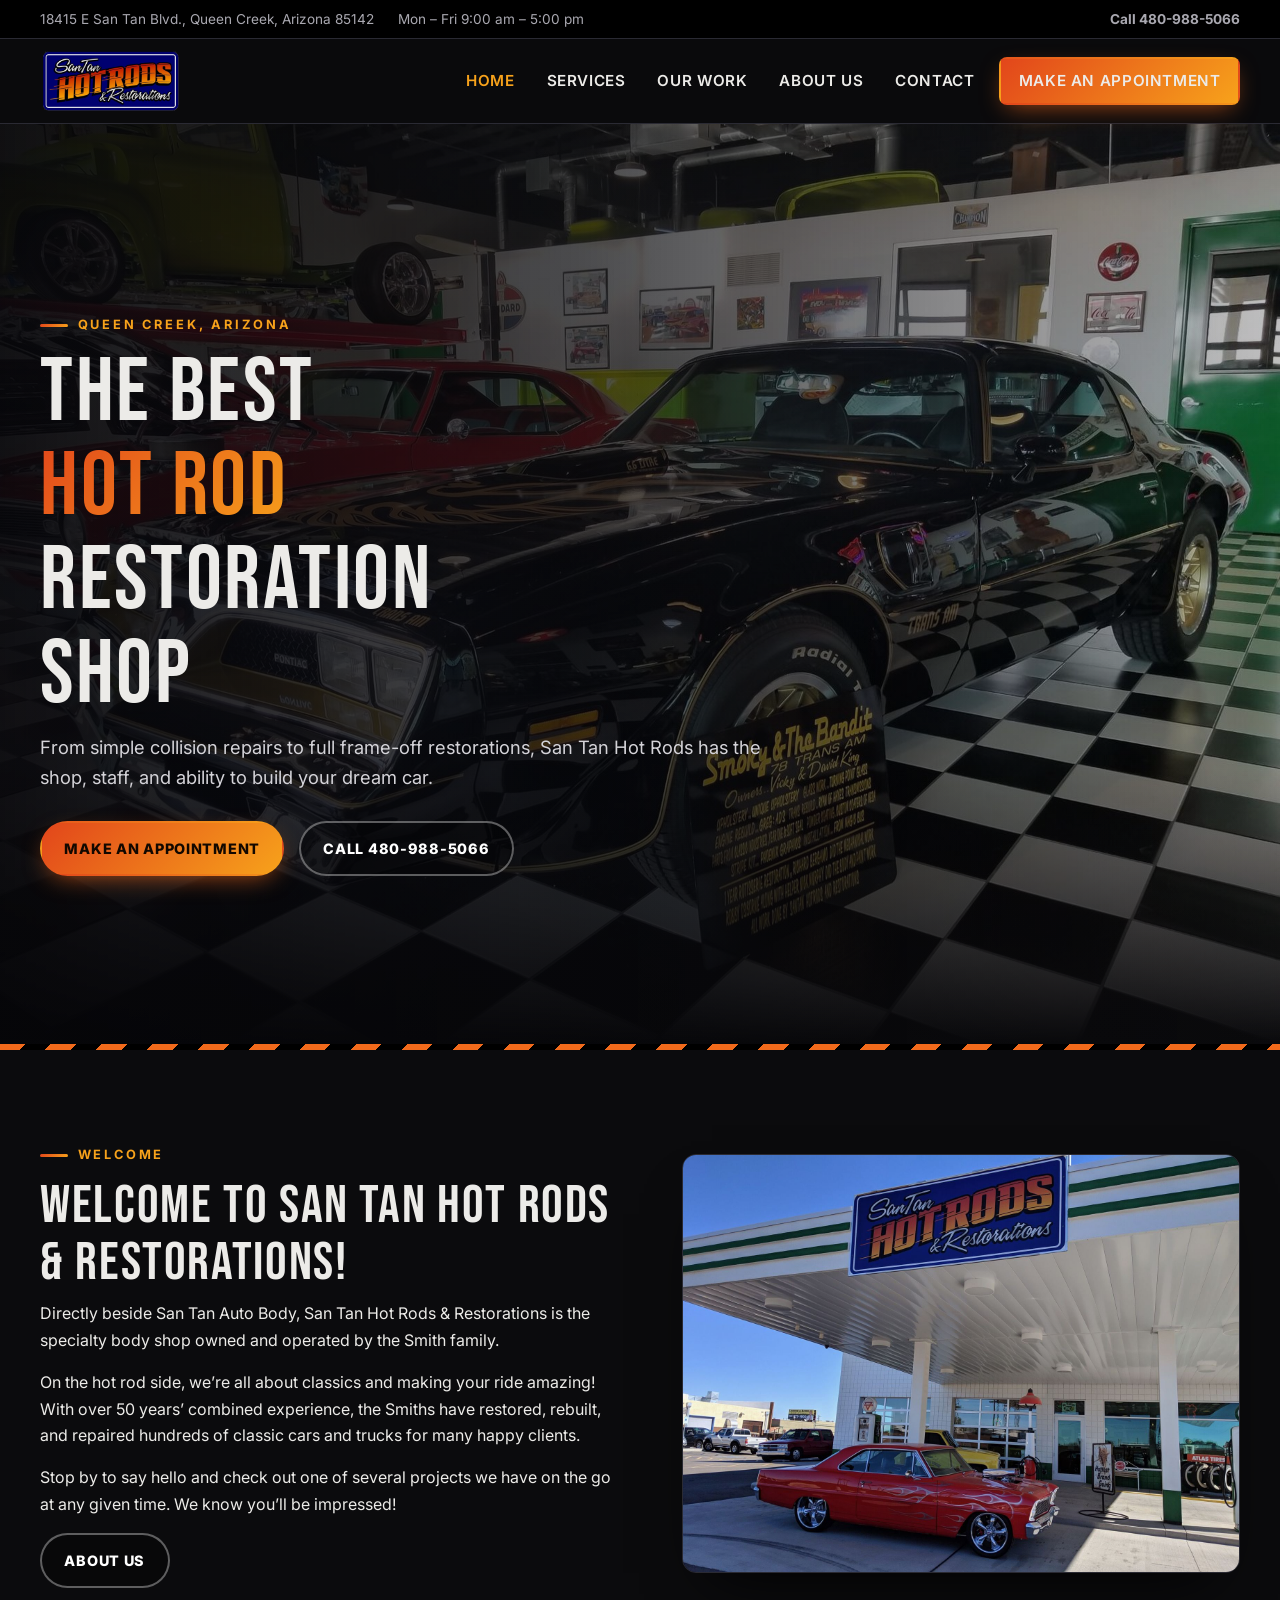
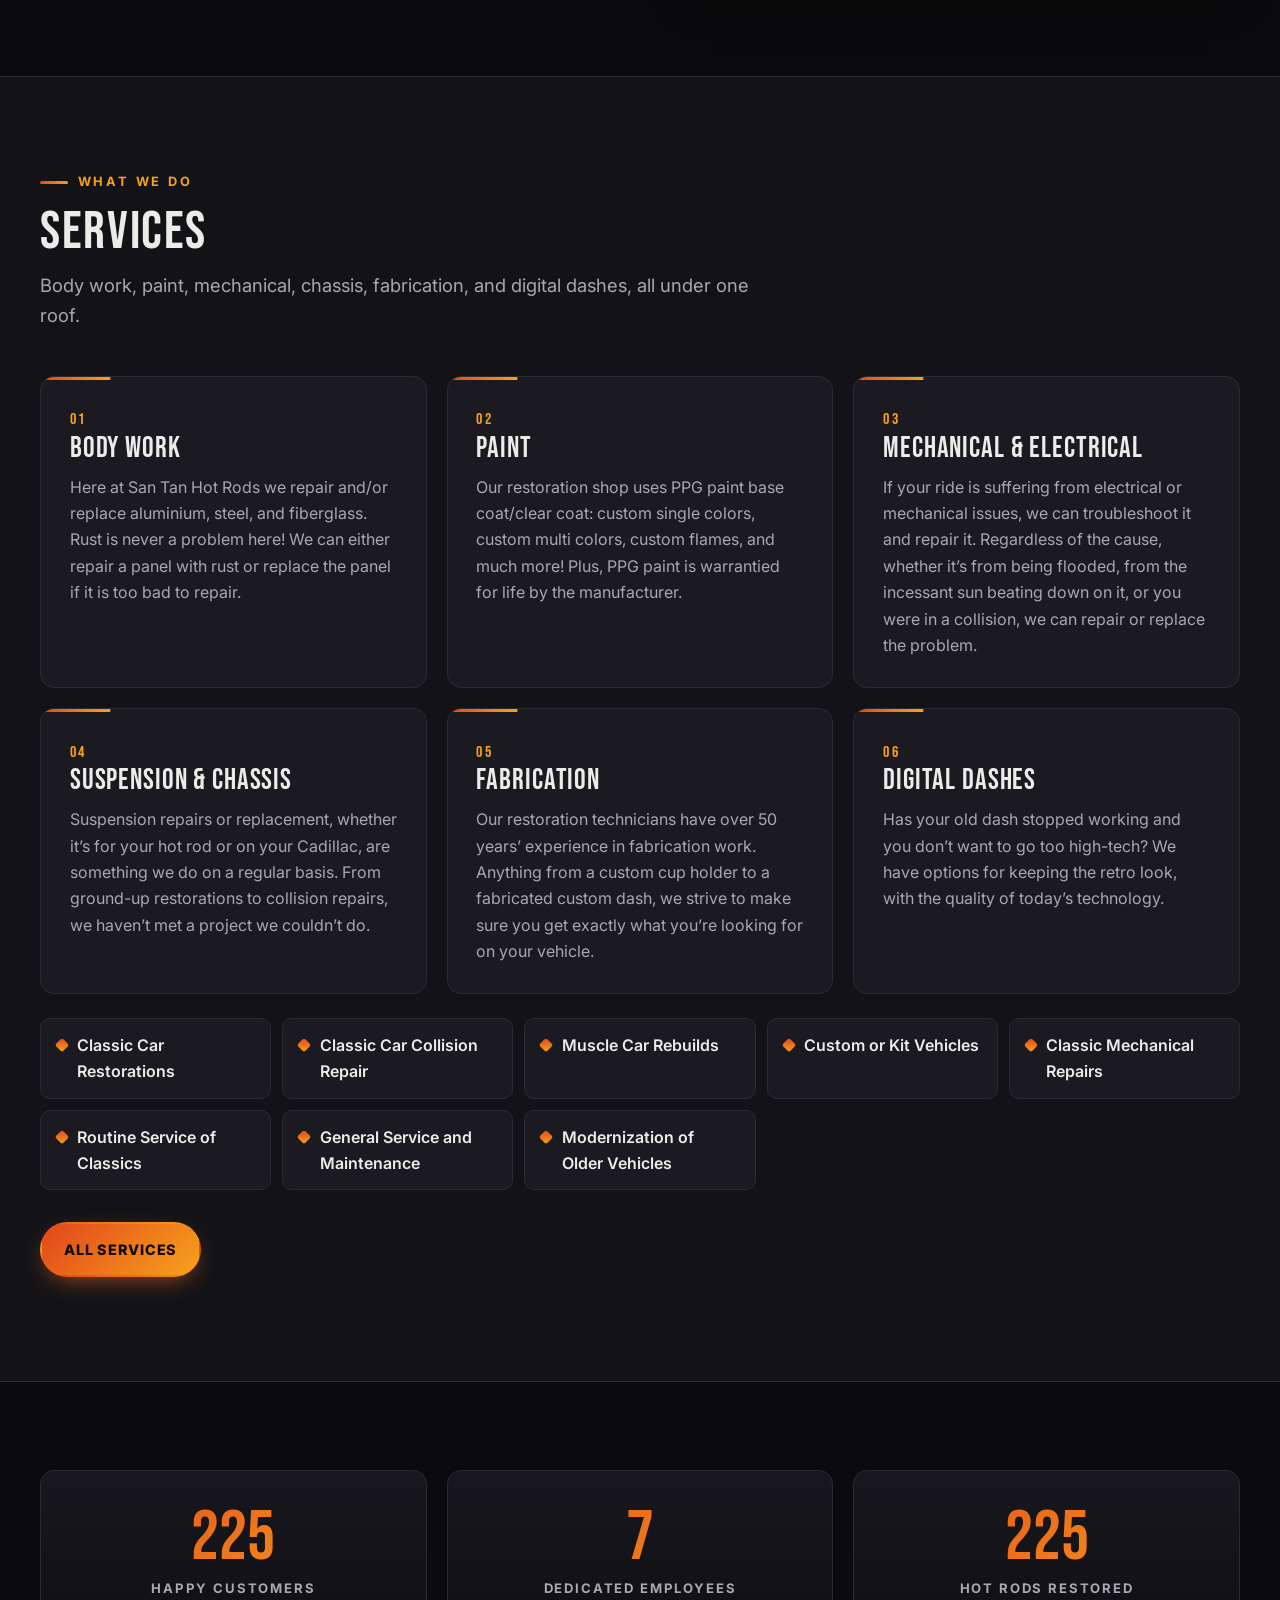
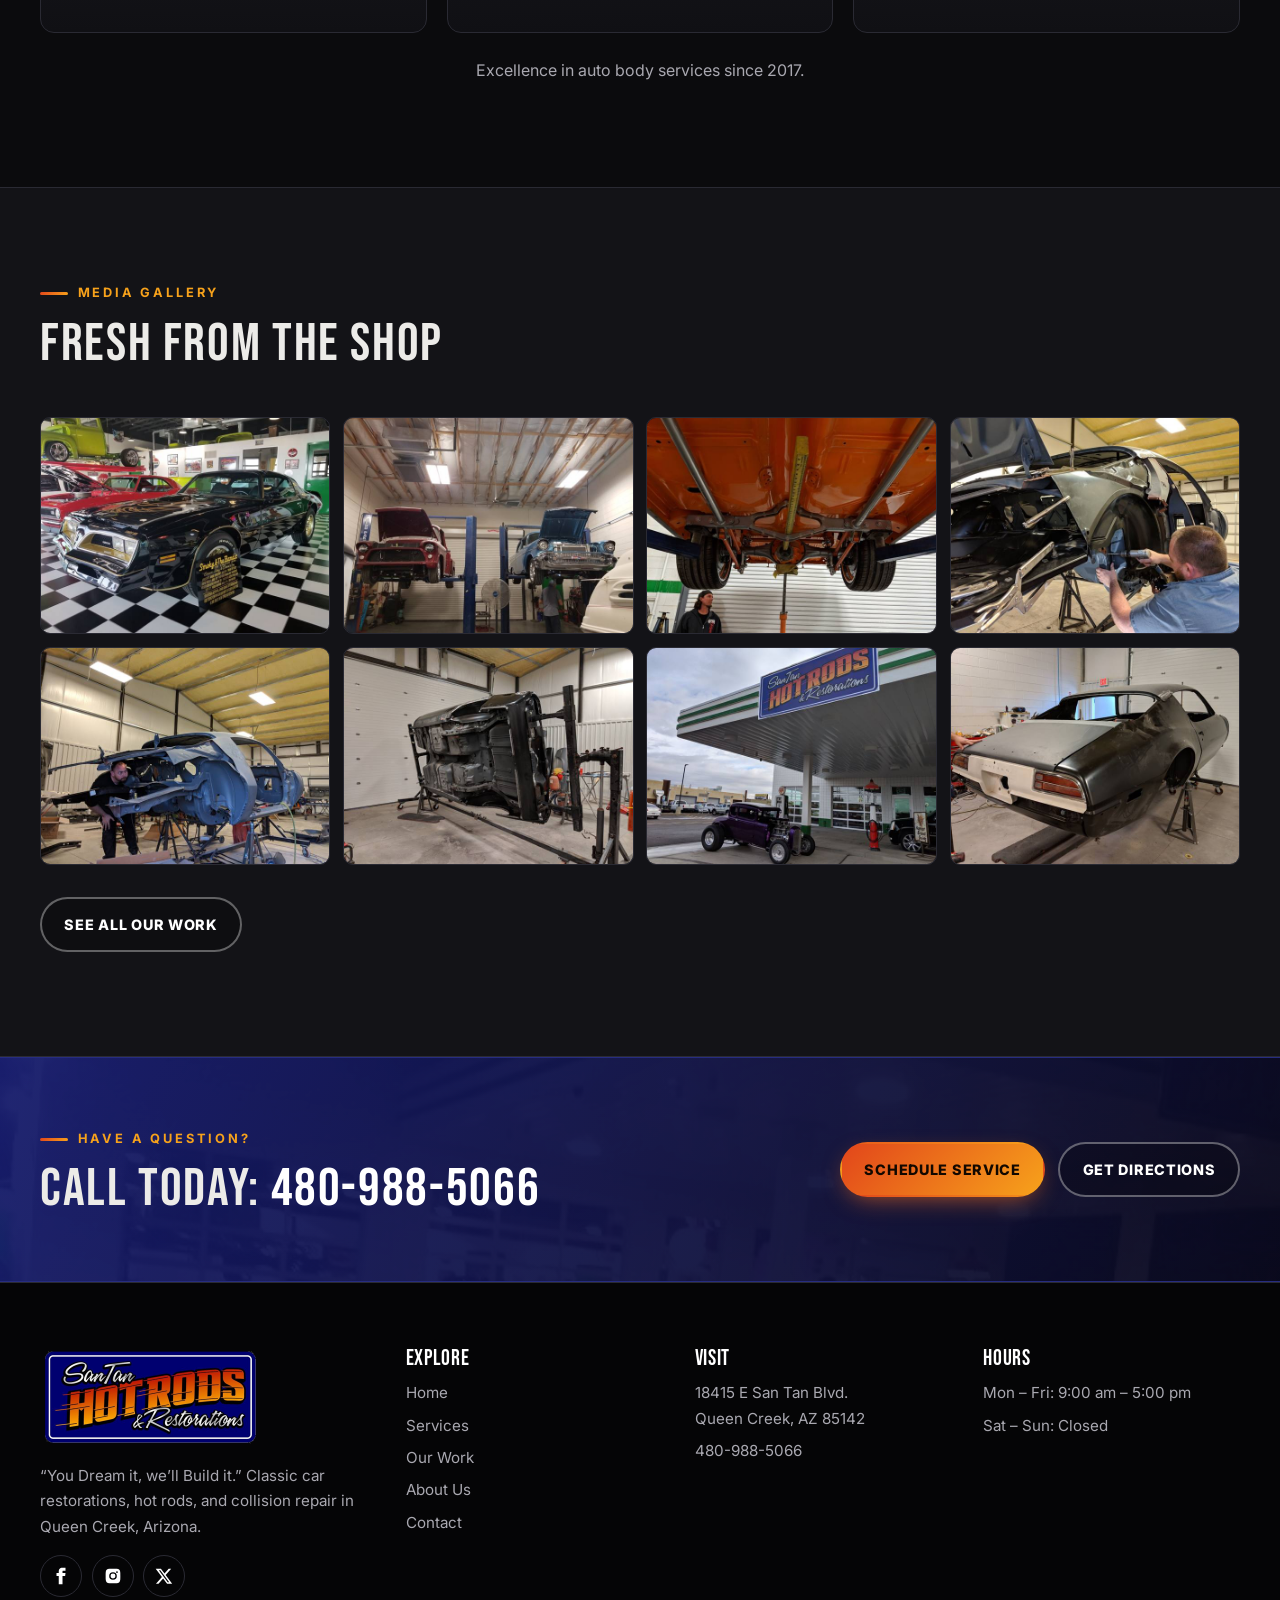
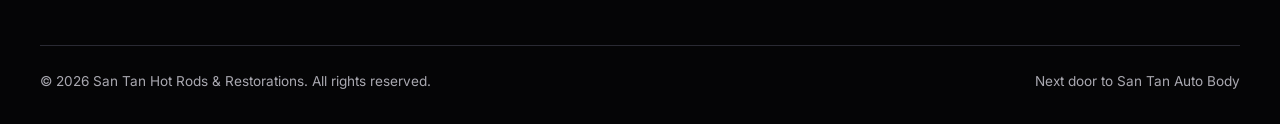
<file: index.html>
<!doctype html>
<html lang="en">
<head>
<meta charset="utf-8">
<meta name="viewport" content="width=device-width, initial-scale=1">
<title>San Tan Hot Rods &amp; Restorations | Hot Rod Restoration Shop in Queen Creek, AZ</title>
<meta name="description" content="Classic car restorations, hot rods, custom paint, fabrication, and collision repair in Queen Creek, Arizona. Owned and operated by the Smith family. Call 480-988-5066.">
<link rel="canonical" href="https://santanhotrods.com/">
<meta name="theme-color" content="#0b0b0d">
<meta property="og:type" content="website">
<meta property="og:site_name" content="San Tan Hot Rods &amp; Restorations">
<meta property="og:title" content="San Tan Hot Rods &amp; Restorations | Hot Rod Restoration Shop in Queen Creek, AZ">
<meta property="og:description" content="Classic car restorations, hot rods, custom paint, fabrication, and collision repair in Queen Creek, Arizona. Owned and operated by the Smith family. Call 480-988-5066.">
<meta property="og:url" content="https://santanhotrods.com/">
<meta property="og:image" content="https://santanhotrods.com/assets/img/og-image.jpg">
<meta property="og:image:width" content="1200"><meta property="og:image:height" content="630">
<meta name="twitter:card" content="summary_large_image">
<meta name="twitter:site" content="@SanTanHotRods">
<link rel="icon" href="favicon.ico" sizes="any">
<link rel="icon" type="image/png" sizes="32x32" href="assets/img/favicon-32.png">
<link rel="apple-touch-icon" href="assets/img/apple-touch-icon.png">
<link rel="manifest" href="site.webmanifest">
<link rel="preconnect" href="https://fonts.googleapis.com"><link rel="preconnect" href="https://fonts.gstatic.com" crossorigin>
<link rel="stylesheet" href="https://fonts.googleapis.com/css2?family=Bebas+Neue&family=Inter:wght@400;600;700;800&display=swap">
<link rel="stylesheet" href="assets/css/styles.css">
<script type="application/ld+json">{"@context": "https://schema.org", "@type": "AutoBodyShop", "name": "San Tan Hot Rods & Restorations", "alternateName": "San Tan Hot Rods", "url": "https://santanhotrods.com/", "logo": "https://santanhotrods.com/assets/img/logo.png", "image": "https://santanhotrods.com/assets/img/og-image.jpg", "telephone": "+1-480-988-5066", "address": {"@type": "PostalAddress", "streetAddress": "18415 E San Tan Blvd.", "addressLocality": "Queen Creek", "addressRegion": "AZ", "postalCode": "85142", "addressCountry": "US"}, "geo": {"@type": "GeoCoordinates", "latitude": 33.21185, "longitude": -111.68738}, "openingHoursSpecification": [{"@type": "OpeningHoursSpecification", "dayOfWeek": ["Monday", "Tuesday", "Wednesday", "Thursday", "Friday"], "opens": "09:00", "closes": "17:00"}], "sameAs": ["https://www.facebook.com/SanTanHotRod", "https://www.instagram.com/santanhotrods/", "https://twitter.com/SanTanHotRods"]}</script>
</head>
<body>
<a class="skip" href="#main">Skip to content</a>
<div class="topbar"><div class="wrap"><div class="items"><a href="https://www.google.com/maps/search/?api=1&query=18415+E+San+Tan+Blvd%2C+Queen+Creek%2C+AZ+85142" target="_blank" rel="noopener" class="hide-sm">18415 E San Tan Blvd., Queen Creek, Arizona 85142</a><span>Mon – Fri 9:00 am – 5:00 pm</span></div><a href="tel:+14809885066"><strong>Call 480-988-5066</strong></a></div></div>
<header class="site-header"><div class="wrap">
<a class="brand" href="index.html" aria-label="San Tan Hot Rods &amp; Restorations home"><img src="assets/img/logo-440.png" width="440" height="200" alt="San Tan Hot Rods &amp; Restorations"></a>
<button class="menu-toggle" aria-expanded="false" aria-controls="site-nav" aria-label="Open menu">&#9776;</button>
<nav id="site-nav" class="nav" aria-label="Main"><ul>
<li><a href="index.html" aria-current="page">Home</a></li><li><a href="services.html">Services</a></li><li><a href="gallery.html">Our Work</a></li><li><a href="about.html">About Us</a></li><li><a href="contact.html">Contact</a></li>
<li><a class="btn btn-primary" href="contact.html#appointment">Make an Appointment</a></li>
</ul></nav></div></header>
<main id="main">
<section class="hero"><img class="bg" src="assets/img/hero.jpg" width="1920" height="1440" alt="" fetchpriority="high"><div class="wrap">
<span class="eyebrow">Queen Creek, Arizona</span>
<h1>The Best <span class="grad-text" style="white-space:nowrap">Hot Rod</span> Restoration Shop</h1>
<p class="lead">From simple collision repairs to full frame-off restorations, San Tan Hot Rods has the shop, staff, and ability to build your dream car.</p>
<div class="ctas"><a class="btn btn-primary" href="contact.html#appointment">Make an Appointment</a><a class="btn btn-ghost" href="tel:+14809885066">Call 480-988-5066</a></div>
</div></section>
<div class="stripe" aria-hidden="true"></div>
<section><div class="wrap split">
<div class="reveal"><span class="eyebrow">Welcome</span><h2>Welcome to San Tan Hot Rods &amp; Restorations!</h2>
<p>Directly beside San Tan Auto Body, San Tan Hot Rods &amp; Restorations is the specialty body shop owned and operated by the Smith family.</p>
<p>On the hot rod side, we’re all about classics and making your ride amazing! With over 50 years’ combined experience, the Smiths have restored, rebuilt, and repaired hundreds of classic cars and trucks for many happy clients.</p>
<p>Stop by to say hello and check out one of several projects we have on the go at any given time. We know you’ll be impressed!</p>
<a class="btn btn-ghost" href="about.html">About Us</a></div>
<img class="reveal" src="assets/img/shop-front.jpg" width="1600" height="1200" alt="San Tan Hot Rods storefront in Queen Creek with classic cars out front" loading="lazy">
</div></section>
<section class="alt"><div class="wrap">
<div class="section-head"><span class="eyebrow">What we do</span><h2>Services</h2><p class="lead">Body work, paint, mechanical, chassis, fabrication, and digital dashes, all under one roof.</p></div>
<div class="cards"><article class="card reveal"><span class="num">01</span><h3>Body Work</h3><p>Here at San Tan Hot Rods we repair and/or replace aluminium, steel, and fiberglass. Rust is never a problem here! We can either repair a panel with rust or replace the panel if it is too bad to repair.</p></article><article class="card reveal"><span class="num">02</span><h3>Paint</h3><p>Our restoration shop uses PPG paint base coat/clear coat: custom single colors, custom multi colors, custom flames, and much more! Plus, PPG paint is warrantied for life by the manufacturer.</p></article><article class="card reveal"><span class="num">03</span><h3>Mechanical &amp; Electrical</h3><p>If your ride is suffering from electrical or mechanical issues, we can troubleshoot it and repair it. Regardless of the cause, whether it’s from being flooded, from the incessant sun beating down on it, or you were in a collision, we can repair or replace the problem.</p></article><article class="card reveal"><span class="num">04</span><h3>Suspension &amp; Chassis</h3><p>Suspension repairs or replacement, whether it’s for your hot rod or on your Cadillac, are something we do on a regular basis. From ground-up restorations to collision repairs, we haven’t met a project we couldn’t do.</p></article><article class="card reveal"><span class="num">05</span><h3>Fabrication</h3><p>Our restoration technicians have over 50 years’ experience in fabrication work. Anything from a custom cup holder to a fabricated custom dash, we strive to make sure you get exactly what you’re looking for on your vehicle.</p></article><article class="card reveal"><span class="num">06</span><h3>Digital Dashes</h3><p>Has your old dash stopped working and you don’t want to go too high-tech? We have options for keeping the retro look, with the quality of today’s technology.</p></article></div>
<ul class="ticks"><li>Classic Car Restorations</li><li>Classic Car Collision Repair</li><li>Muscle Car Rebuilds</li><li>Custom or Kit Vehicles</li><li>Classic Mechanical Repairs</li><li>Routine Service of Classics</li><li>General Service and Maintenance</li><li>Modernization of Older Vehicles</li></ul>
<p style="margin-top:2rem"><a class="btn btn-primary" href="services.html">All Services</a></p>
</div></section>
<section><div class="wrap"><div class="stats"><div class="stat reveal"><b>225</b><span>Happy Customers</span></div><div class="stat reveal"><b>7</b><span>Dedicated Employees</span></div><div class="stat reveal"><b>225</b><span>Hot Rods Restored</span></div></div><p class="center" style="text-align:center;color:var(--muted);margin-top:1.5rem">Excellence in auto body services since 2017.</p></div></section>
<section class="alt"><div class="wrap">
<div class="section-head"><span class="eyebrow">Media gallery</span><h2>Fresh From the Shop</h2></div>
<div class="gallery"><a href="assets/img/gallery/01-lg.jpg"><img src="assets/img/gallery/01-sm.jpg" width="640" height="480" alt="Black Pontiac Trans Am with gold firebird hood in the showroom" loading="lazy" decoding="async"></a><a href="assets/img/gallery/02-lg.jpg"><img src="assets/img/gallery/02-sm.jpg" width="640" height="480" alt="Classic cars on lifts inside the San Tan Hot Rods shop" loading="lazy" decoding="async"></a><a href="assets/img/gallery/03-lg.jpg"><img src="assets/img/gallery/03-sm.jpg" width="640" height="480" alt="Painted orange undercarriage and suspension on a lift" loading="lazy" decoding="async"></a><a href="assets/img/gallery/04-lg.jpg"><img src="assets/img/gallery/04-sm.jpg" width="640" height="480" alt="Technician working on a stripped classic car body" loading="lazy" decoding="async"></a><a href="assets/img/gallery/05-lg.jpg"><img src="assets/img/gallery/05-sm.jpg" width="640" height="480" alt="Blue classic car body on a rotisserie during restoration" loading="lazy" decoding="async"></a><a href="assets/img/gallery/06-lg.jpg"><img src="assets/img/gallery/06-sm.jpg" width="640" height="480" alt="Bare classic car shell mounted on a rotisserie" loading="lazy" decoding="async"></a><a href="assets/img/gallery/07-lg.jpg"><img src="assets/img/gallery/07-sm.jpg" width="640" height="480" alt="Hot rod parked in front of the San Tan Hot Rods building" loading="lazy" decoding="async"></a><a href="assets/img/gallery/08-lg.jpg"><img src="assets/img/gallery/08-sm.jpg" width="640" height="480" alt="Classic car body in primer on stands" loading="lazy" decoding="async"></a></div>
<p style="margin-top:2rem"><a class="btn btn-ghost" href="gallery.html">See All Our Work</a></p>
</div></section>
<section class="cta-band"><div class="wrap"><div><span class="eyebrow">Have a question?</span><h2>Call today: <a href="tel:+14809885066" style="color:#fff;text-decoration:none">480-988-5066</a></h2></div><div style="display:flex;gap:.8rem;flex-wrap:wrap"><a class="btn btn-primary" href="contact.html#appointment">Schedule Service</a><a class="btn btn-ghost" href="https://www.google.com/maps/search/?api=1&query=18415+E+San+Tan+Blvd%2C+Queen+Creek%2C+AZ+85142" target="_blank" rel="noopener">Get Directions</a></div></div></section>
</main>
<footer class="site-footer"><div class="wrap">
<div class="foot-grid">
<div><img src="assets/img/logo-440.png" width="220" height="100" alt="San Tan Hot Rods &amp; Restorations" loading="lazy" style="width:220px;margin-bottom:1rem"><p>“You Dream it, we’ll Build it.” Classic car restorations, hot rods, and collision repair in Queen Creek, Arizona.</p>
<div class="social"><a href="https://www.facebook.com/SanTanHotRod" target="_blank" rel="noopener" aria-label="Facebook"><svg viewBox="0 0 24 24" aria-hidden="true"><path d="M14 8V6c0-.9.6-1 1-1h3V1h-4C10 1 9 3.9 9 6v2H6v4h3v11h5V12h3.5l.5-4z"/></svg></a><a href="https://www.instagram.com/santanhotrods/" target="_blank" rel="noopener" aria-label="Instagram"><svg viewBox="0 0 24 24" aria-hidden="true"><path d="M12 2.2c3.2 0 3.6 0 4.8.1 3.3.1 4.8 1.7 4.9 4.9.1 1.3.1 1.6.1 4.8s0 3.6-.1 4.8c-.1 3.2-1.7 4.8-4.9 4.9-1.3.1-1.6.1-4.8.1s-3.6 0-4.8-.1c-3.3-.1-4.8-1.7-4.9-4.9C2.2 15.6 2.2 15.2 2.2 12s0-3.6.1-4.8C2.4 3.9 3.9 2.4 7.2 2.3 8.4 2.2 8.8 2.2 12 2.2zm0 4.7a5.1 5.1 0 1 0 0 10.2 5.1 5.1 0 0 0 0-10.2zm0 8.4a3.3 3.3 0 1 1 0-6.6 3.3 3.3 0 0 1 0 6.6zm5.3-9.8a1.2 1.2 0 1 0 0 2.4 1.2 1.2 0 0 0 0-2.4z"/></svg></a><a href="https://twitter.com/SanTanHotRods" target="_blank" rel="noopener" aria-label="X (Twitter)"><svg viewBox="0 0 24 24" aria-hidden="true"><path d="M18.2 2.3h3.4l-7.4 8.4 8.7 11.5h-6.8l-5.3-7-6.1 7H1.3l7.9-9L.9 2.3h7l4.8 6.4 5.5-6.4zm-1.2 17.9h1.9L7.1 4.2H5.1l11.9 16z"/></svg></a></div></div>
<div><h3>Explore</h3><ul><li><a href="index.html">Home</a></li><li><a href="services.html">Services</a></li><li><a href="gallery.html">Our Work</a></li><li><a href="about.html">About Us</a></li><li><a href="contact.html">Contact</a></li></ul></div>
<div><h3>Visit</h3><ul><li><a href="https://www.google.com/maps/search/?api=1&query=18415+E+San+Tan+Blvd%2C+Queen+Creek%2C+AZ+85142" target="_blank" rel="noopener">18415 E San Tan Blvd.<br>Queen Creek, AZ 85142</a></li><li><a href="tel:+14809885066">480-988-5066</a></li></ul></div>
<div><h3>Hours</h3><ul><li>Mon – Fri: 9:00 am – 5:00 pm</li><li>Sat – Sun: Closed</li></ul></div>
</div>
<div class="copy"><span>&copy; <span data-year>2026</span> San Tan Hot Rods &amp; Restorations. All rights reserved.</span><span>Next door to San Tan Auto Body</span></div>
</div></footer>
<script src="assets/js/main.js" defer></script>
</body></html>
</file>
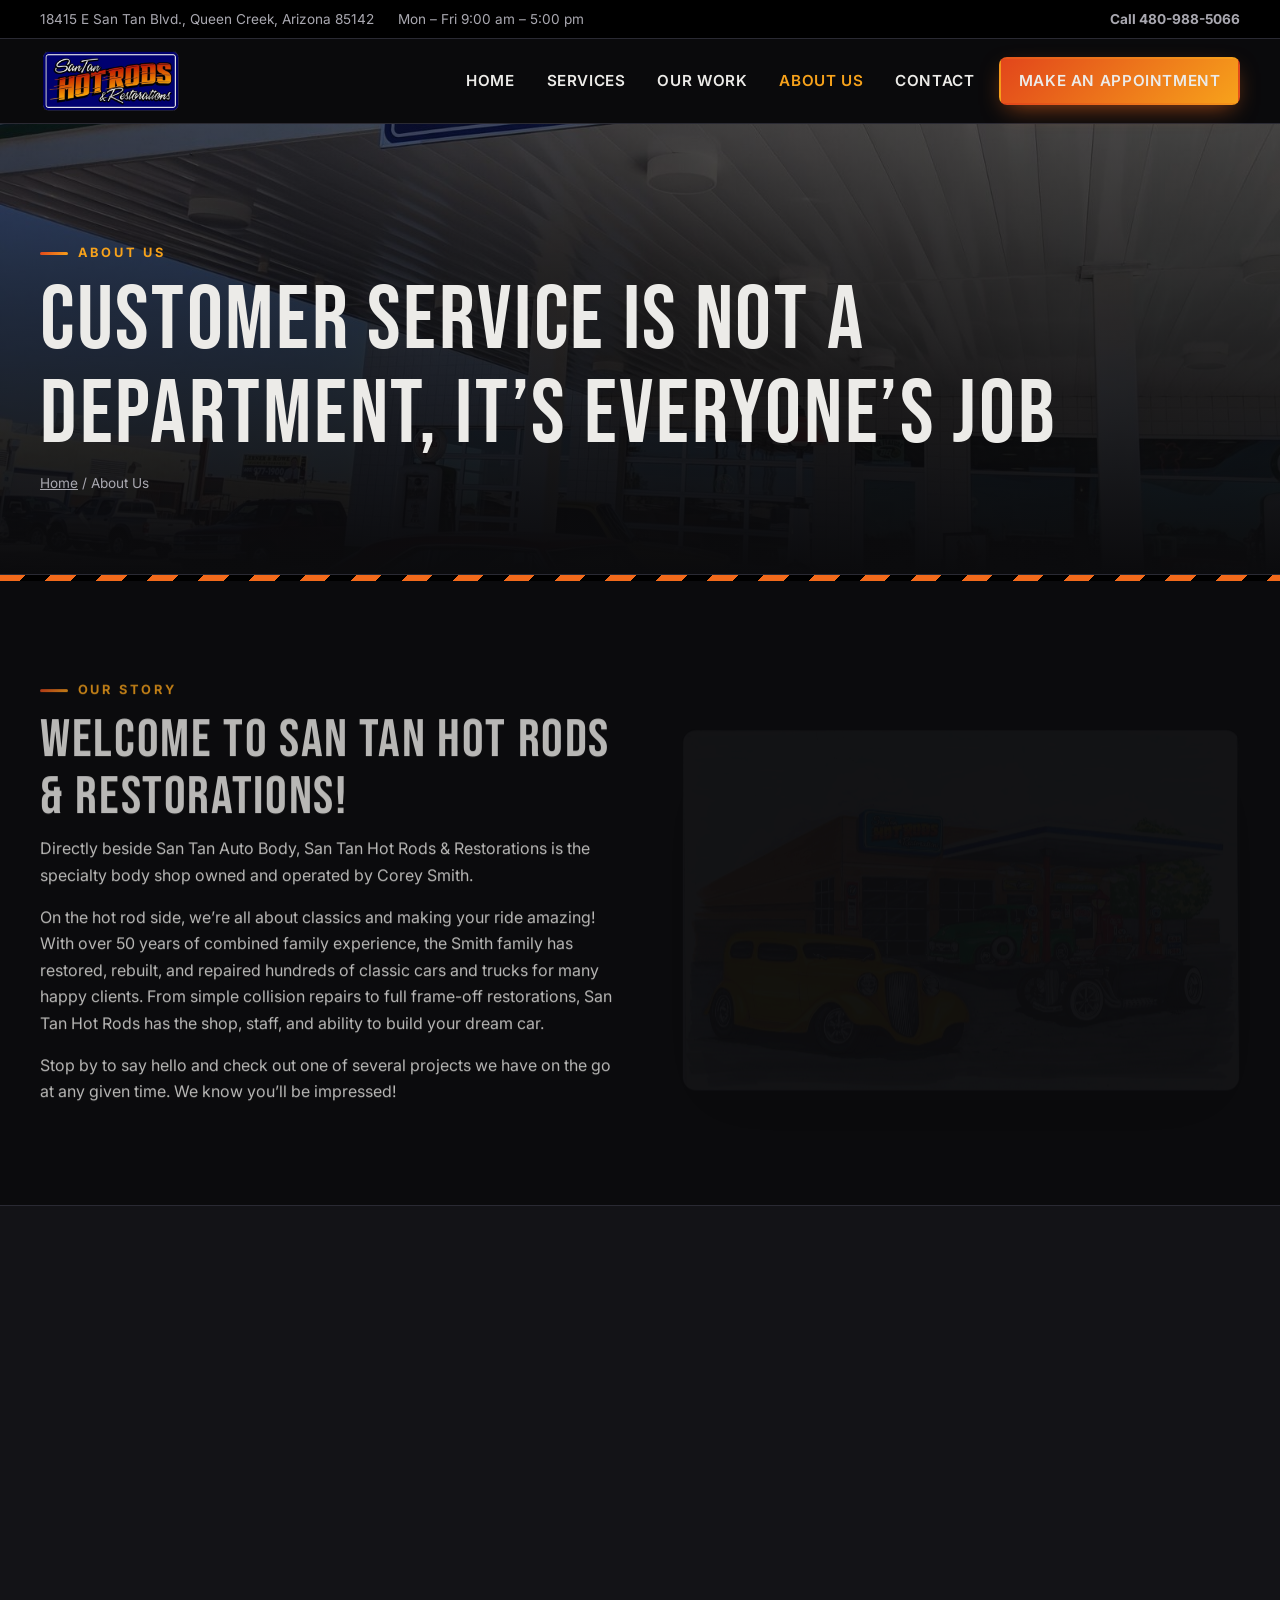
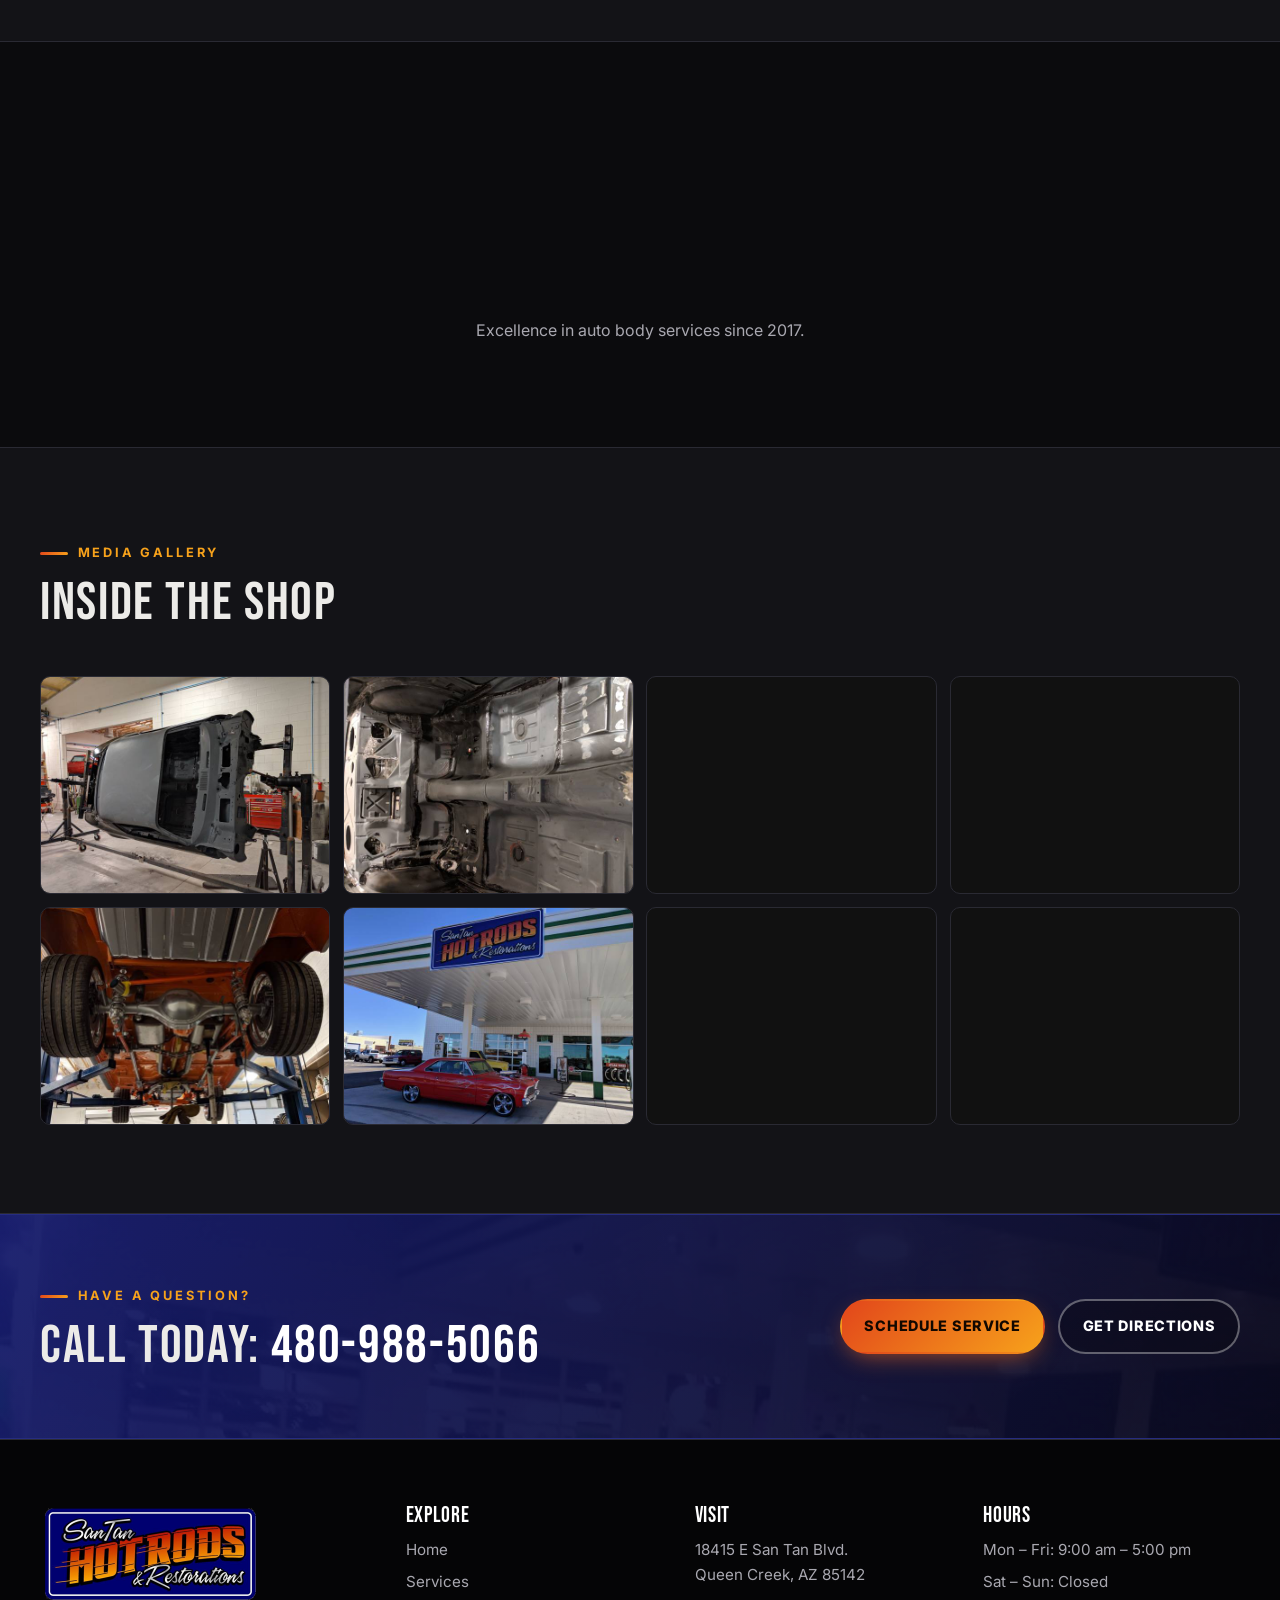
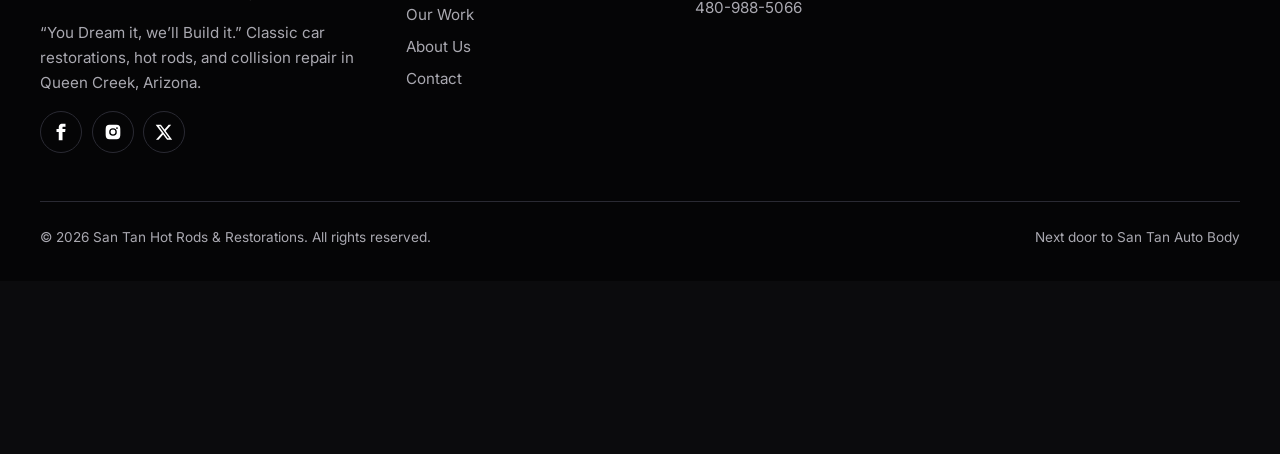
<file: about-us-2/index.html>
<!doctype html><html lang="en"><head><meta charset="utf-8"><title>Redirecting…</title><link rel="canonical" href="https://santanhotrods.com/about.html"><meta name="robots" content="noindex"><meta http-equiv="refresh" content="0; url=../about.html"></head><body><p>This page has moved: <a href="../about.html">https://santanhotrods.com/about.html</a></p></body></html>
</file>
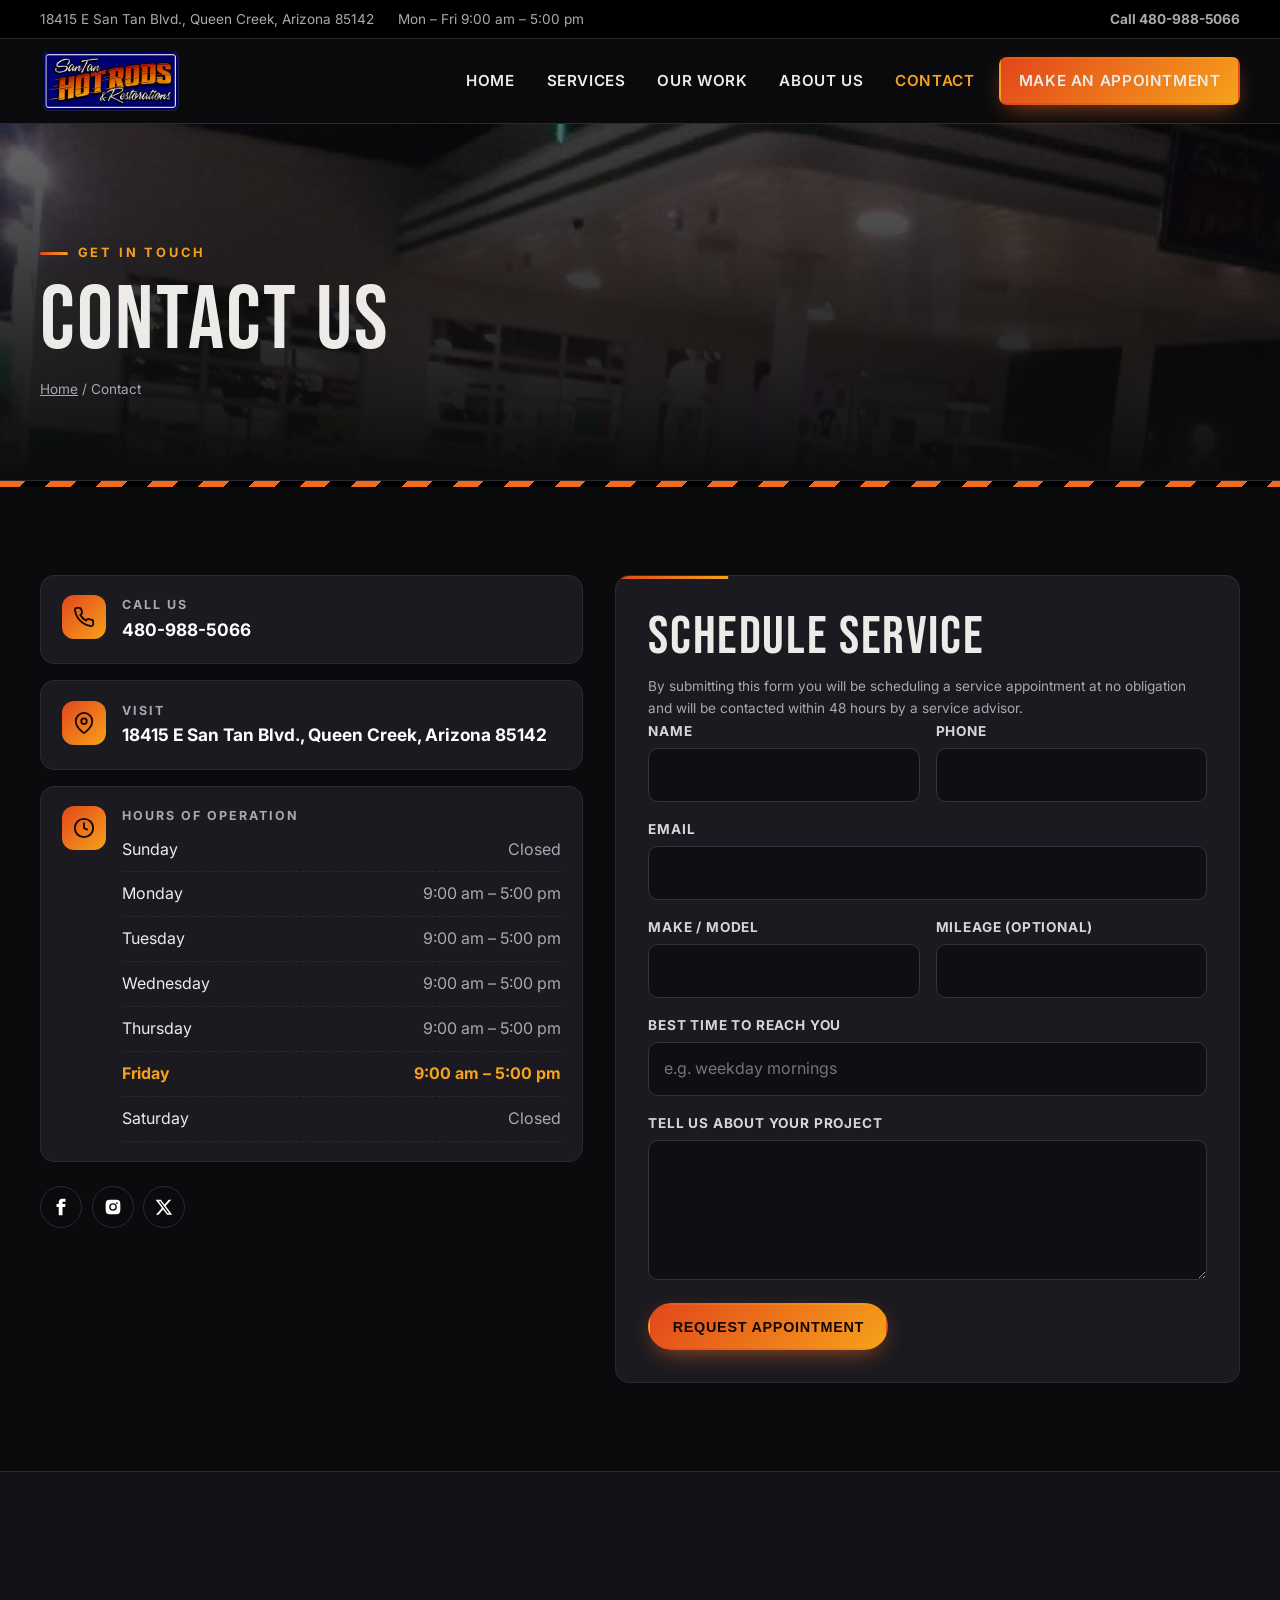
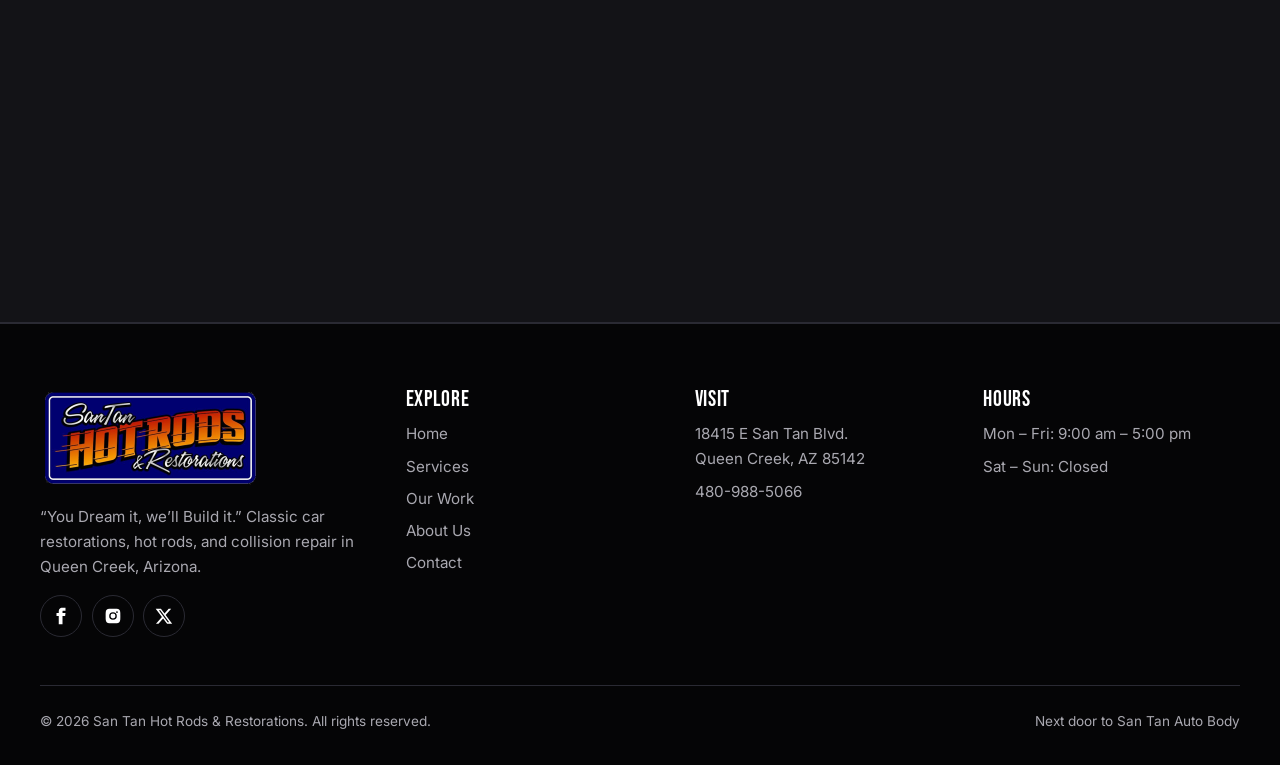
<file: contact-us/index.html>
<!doctype html><html lang="en"><head><meta charset="utf-8"><title>Redirecting…</title><link rel="canonical" href="https://santanhotrods.com/contact.html"><meta name="robots" content="noindex"><meta http-equiv="refresh" content="0; url=../contact.html"></head><body><p>This page has moved: <a href="../contact.html">https://santanhotrods.com/contact.html</a></p></body></html>
</file>
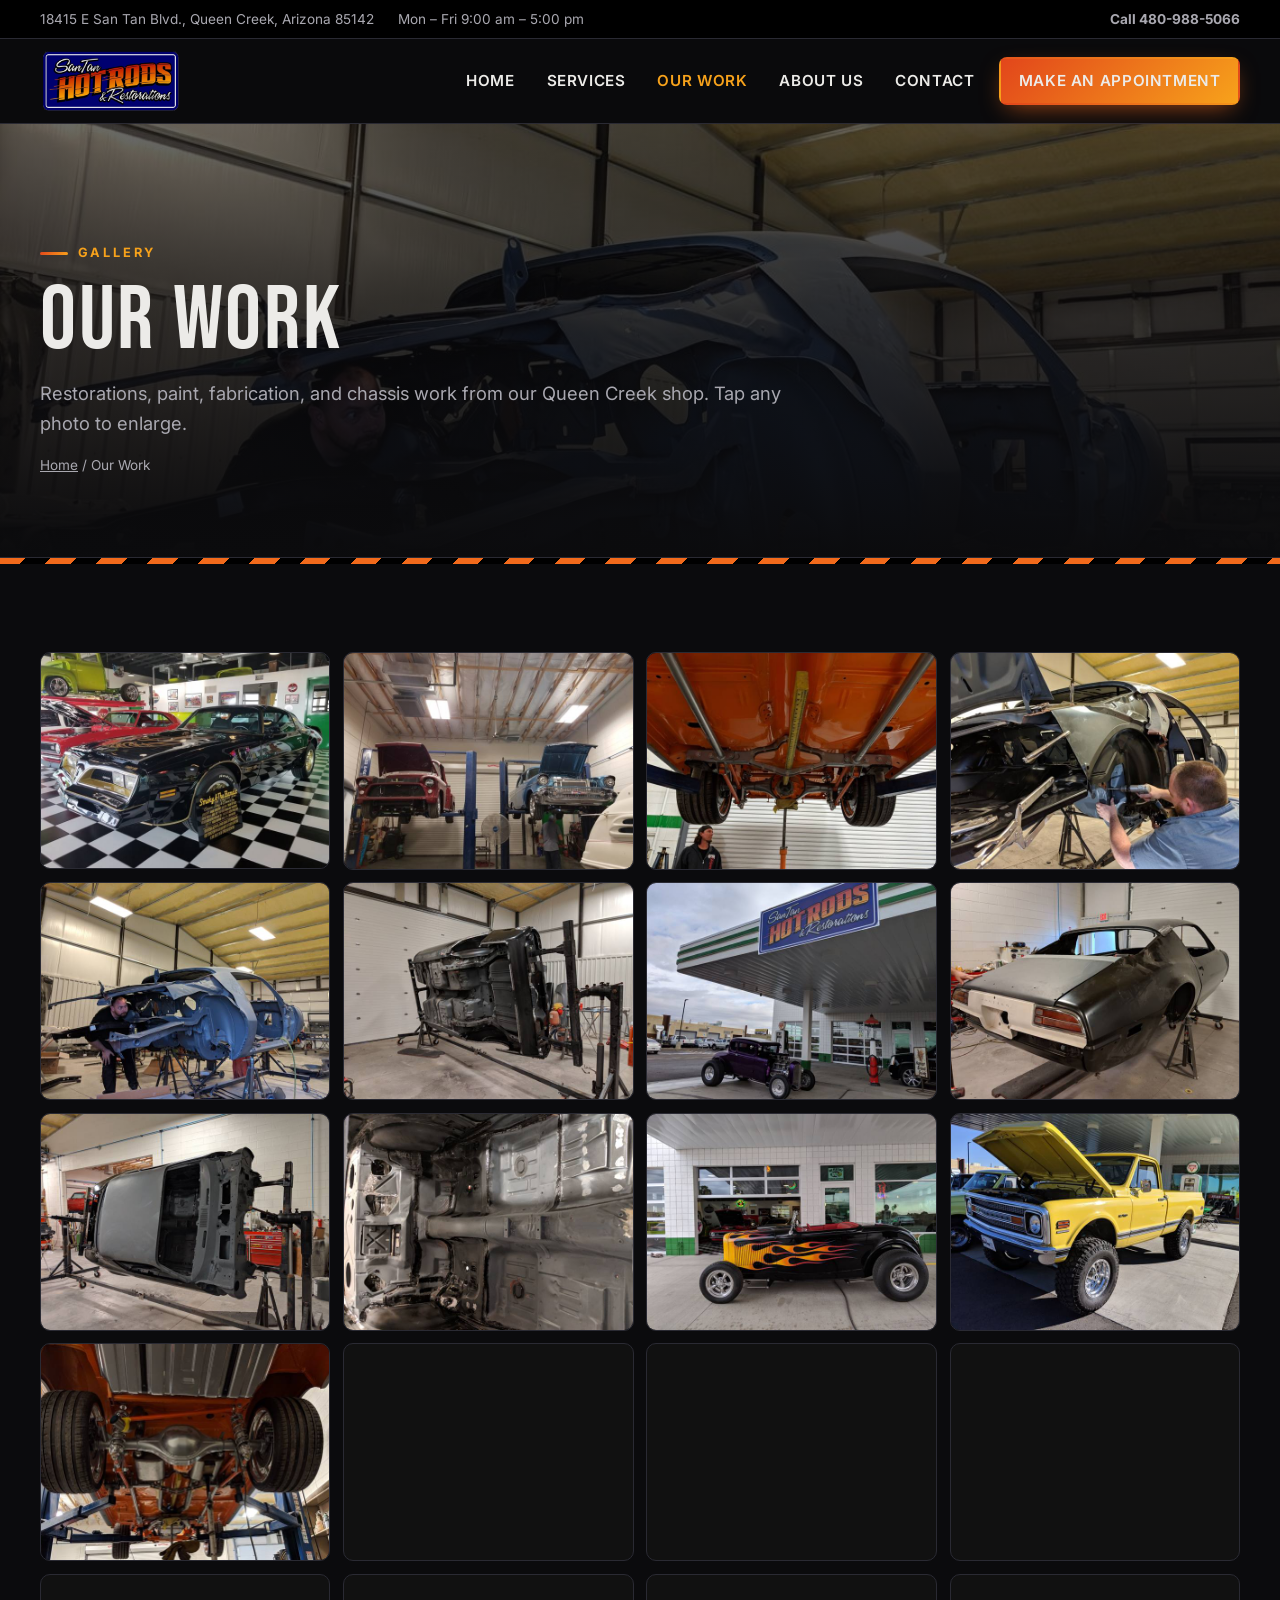
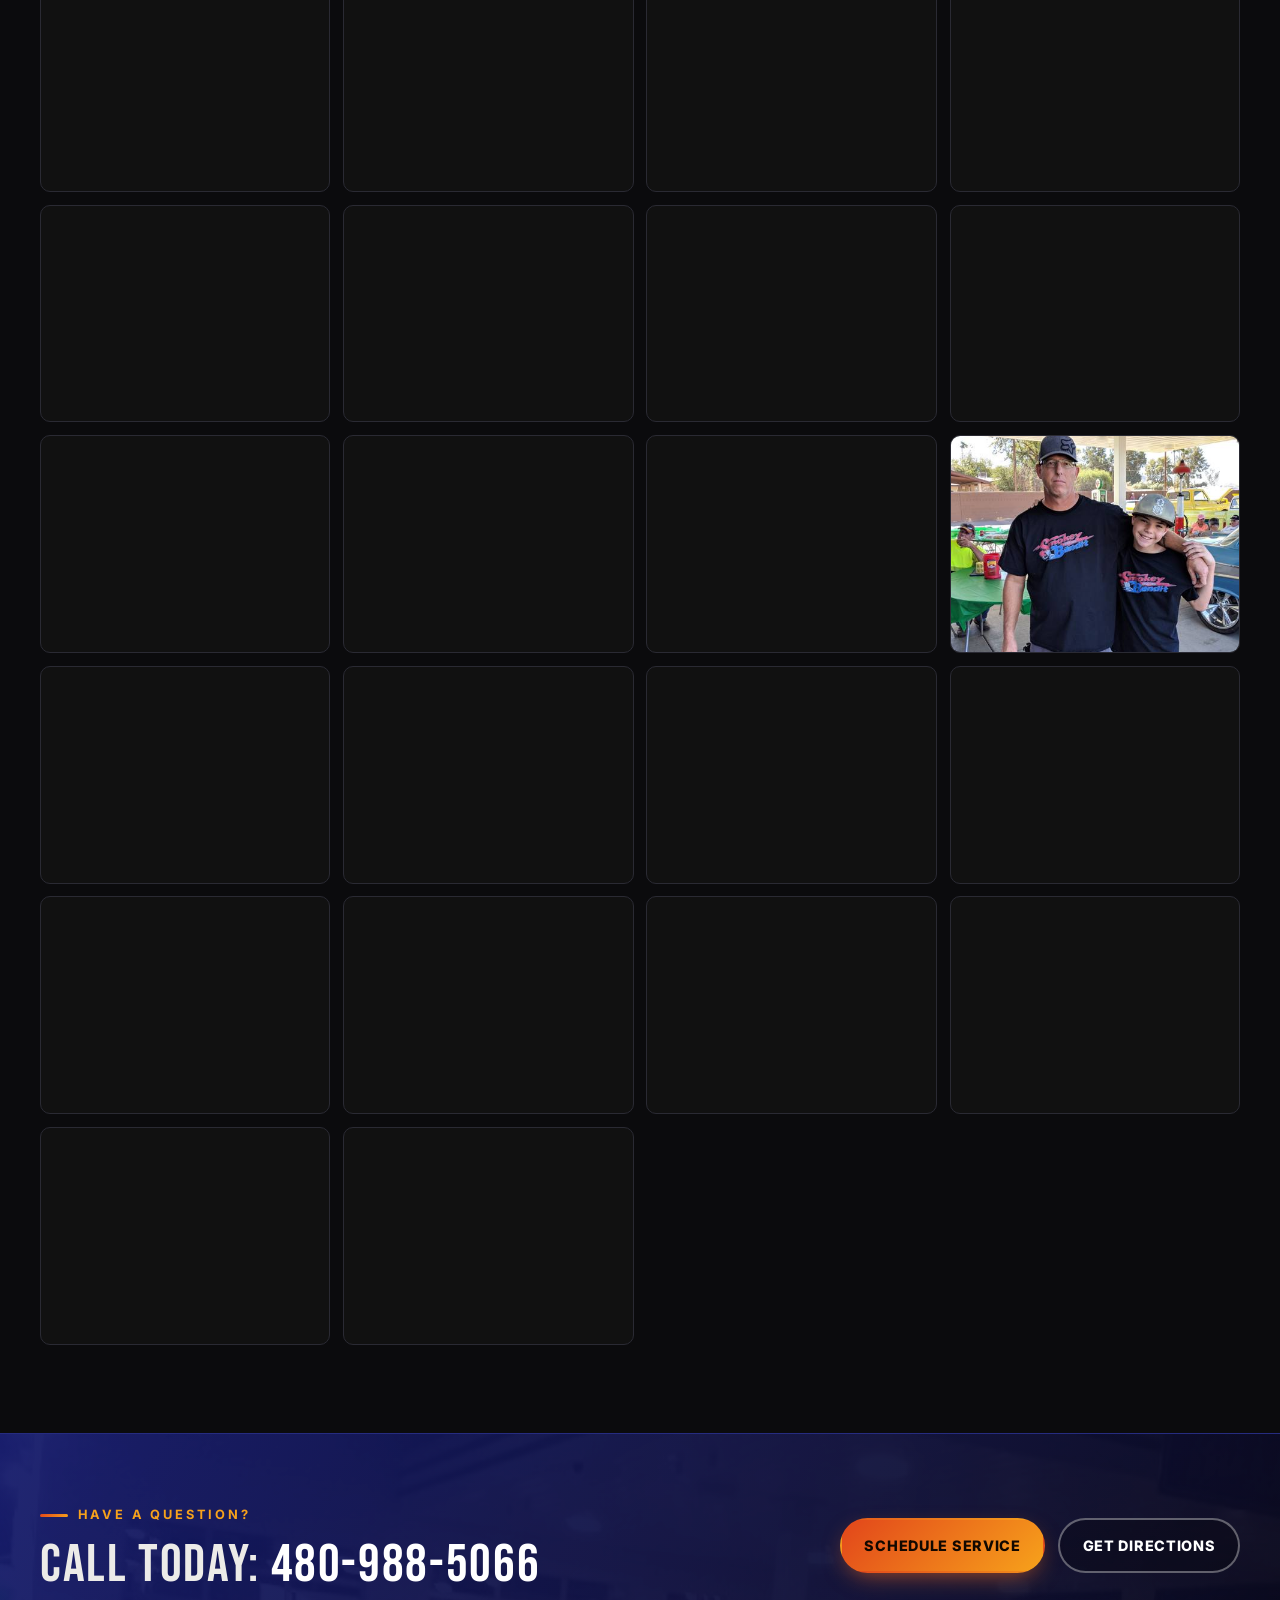
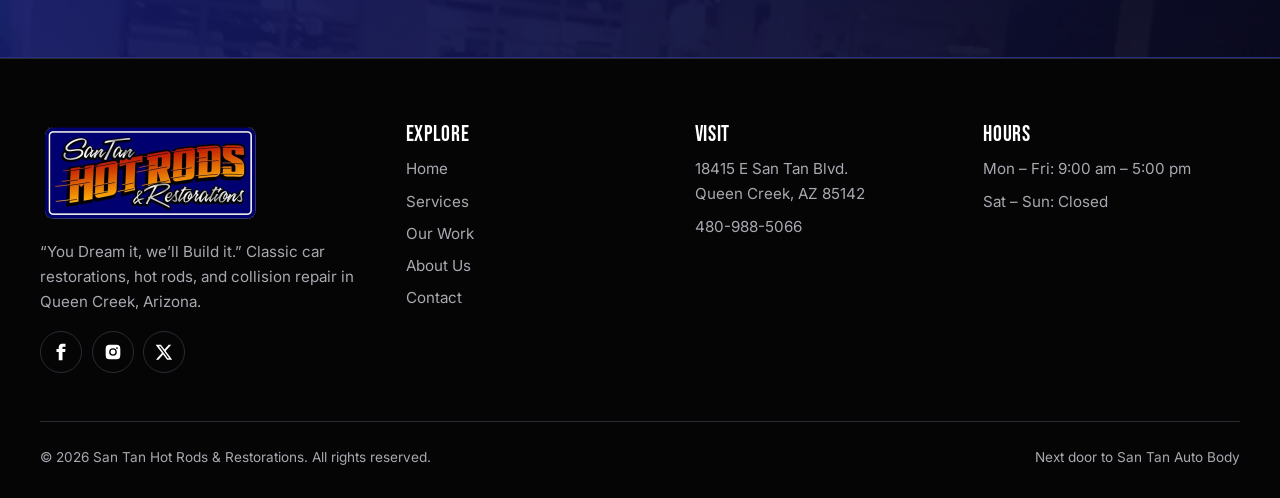
<file: our-work/index.html>
<!doctype html><html lang="en"><head><meta charset="utf-8"><title>Redirecting…</title><link rel="canonical" href="https://santanhotrods.com/gallery.html"><meta name="robots" content="noindex"><meta http-equiv="refresh" content="0; url=../gallery.html"></head><body><p>This page has moved: <a href="../gallery.html">https://santanhotrods.com/gallery.html</a></p></body></html>
</file>
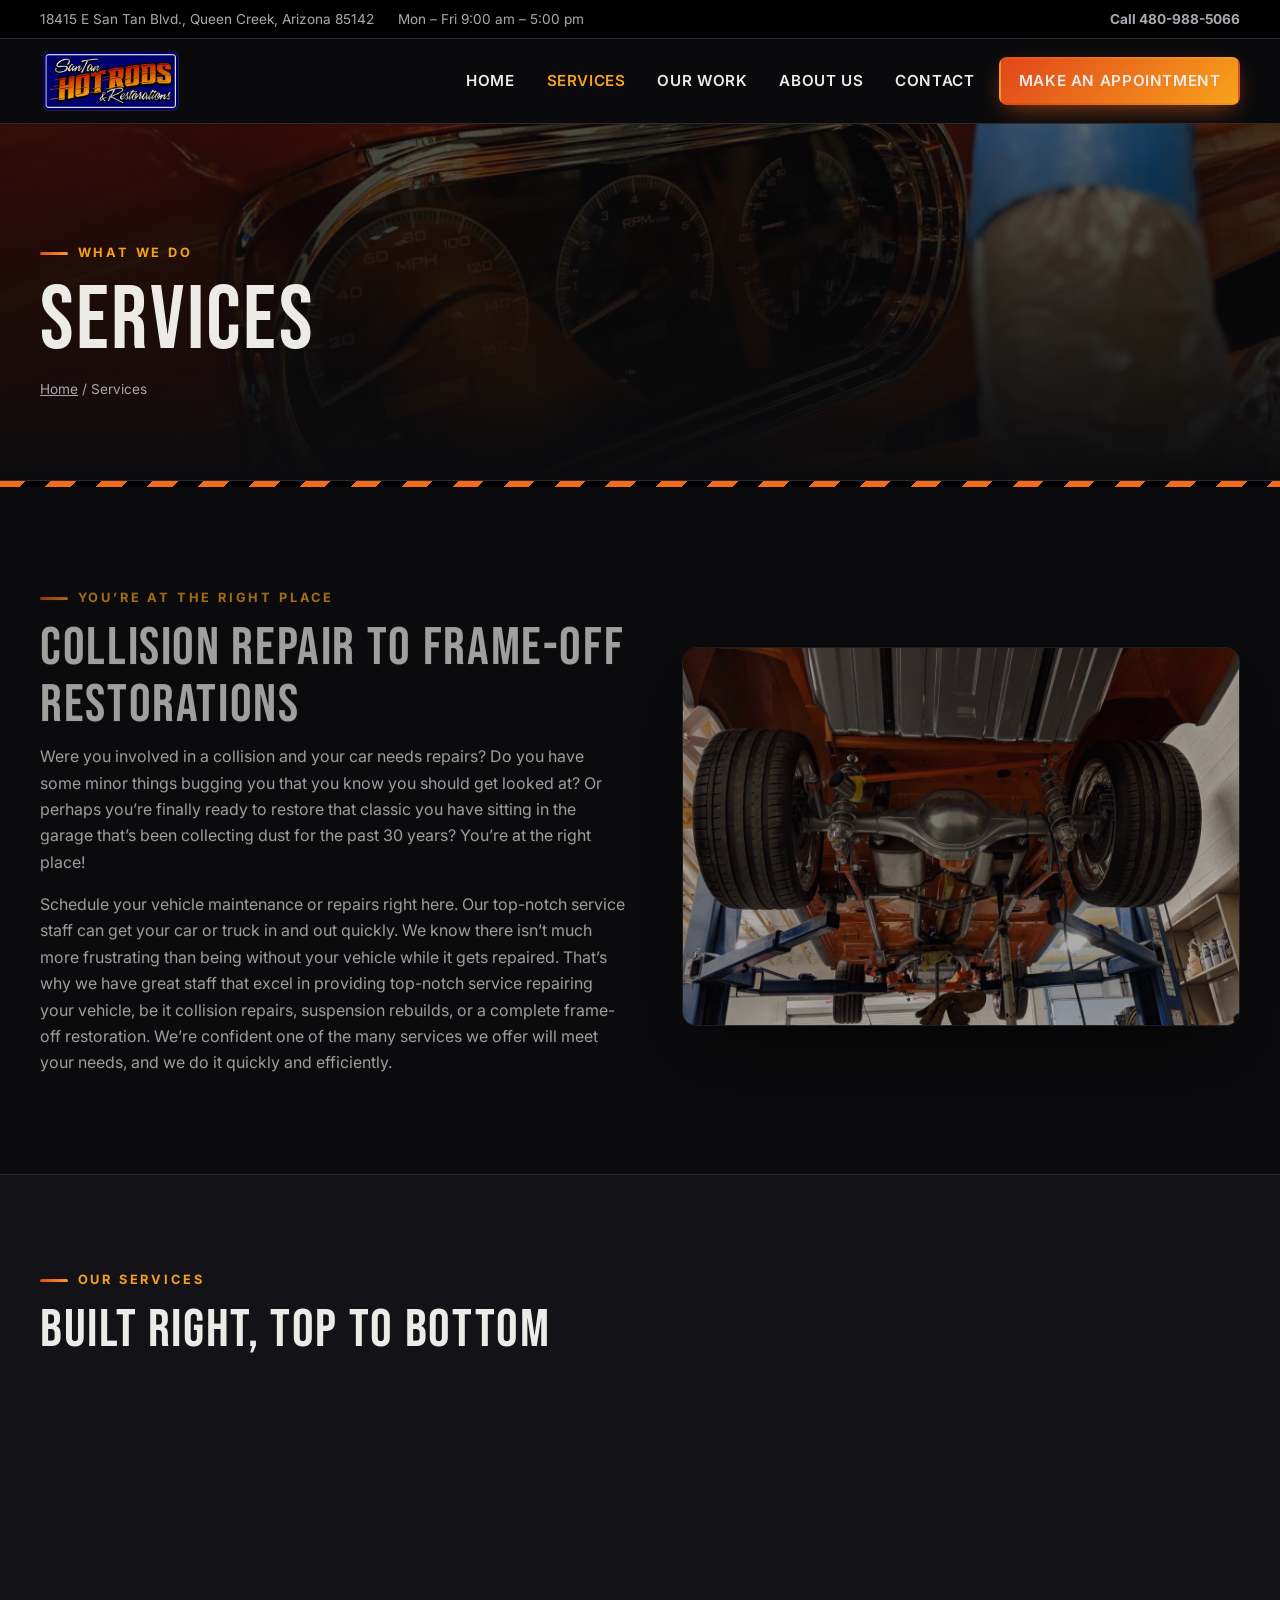
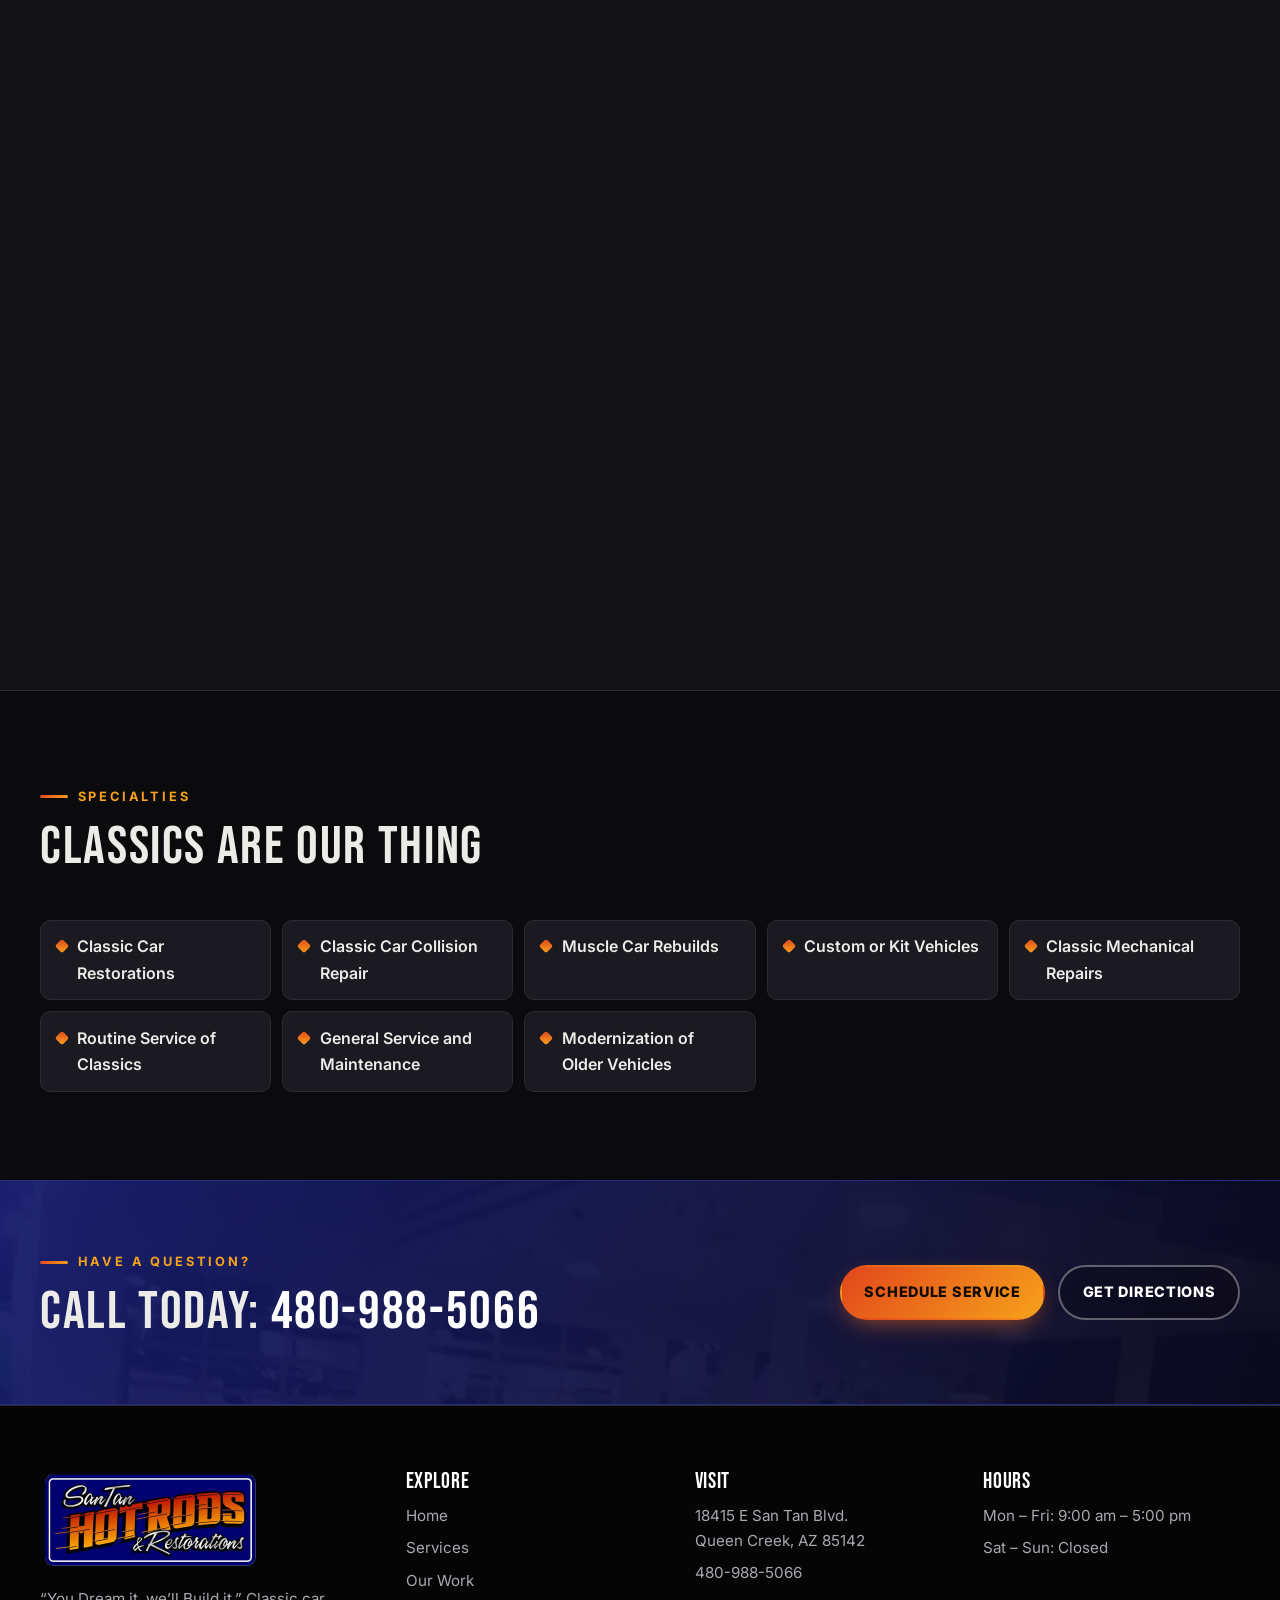
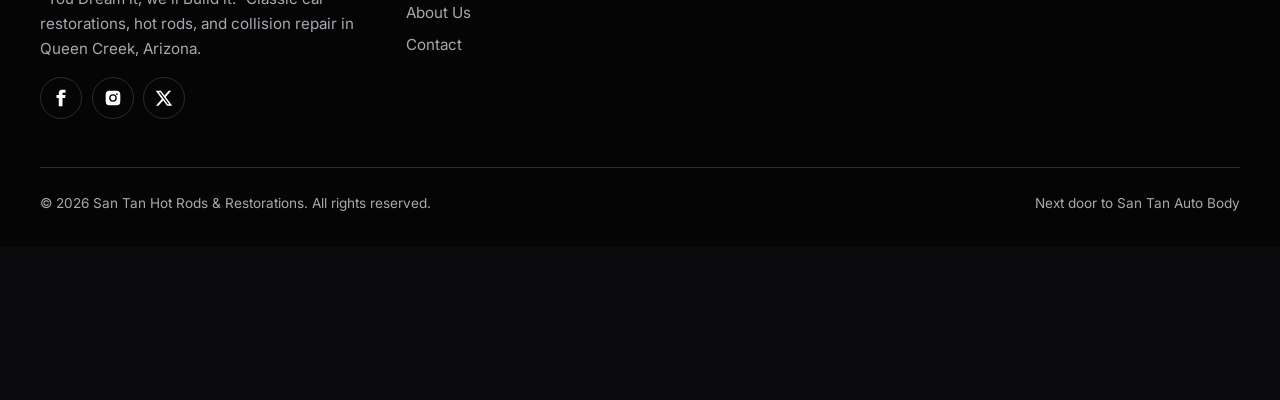
<file: service/index.html>
<!doctype html><html lang="en"><head><meta charset="utf-8"><title>Redirecting…</title><link rel="canonical" href="https://santanhotrods.com/services.html"><meta name="robots" content="noindex"><meta http-equiv="refresh" content="0; url=../services.html"></head><body><p>This page has moved: <a href="../services.html">https://santanhotrods.com/services.html</a></p></body></html>
</file>
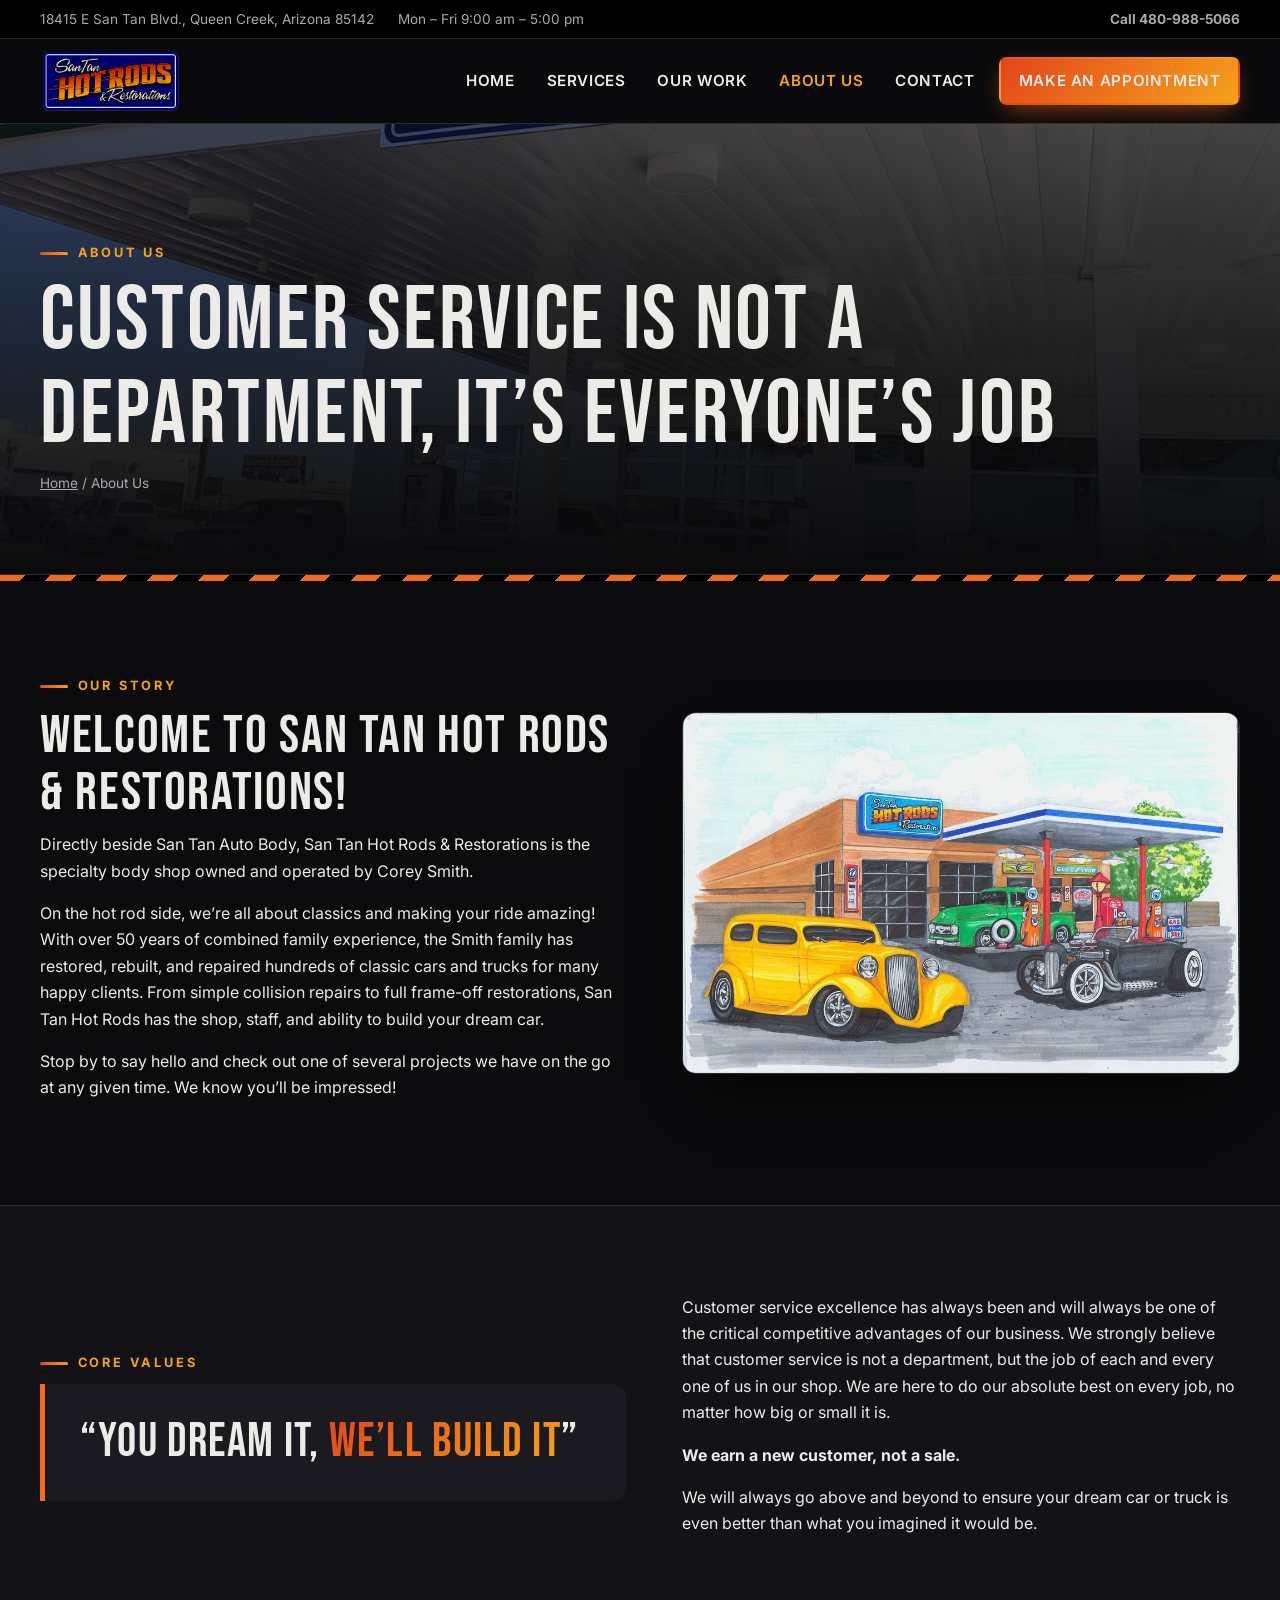
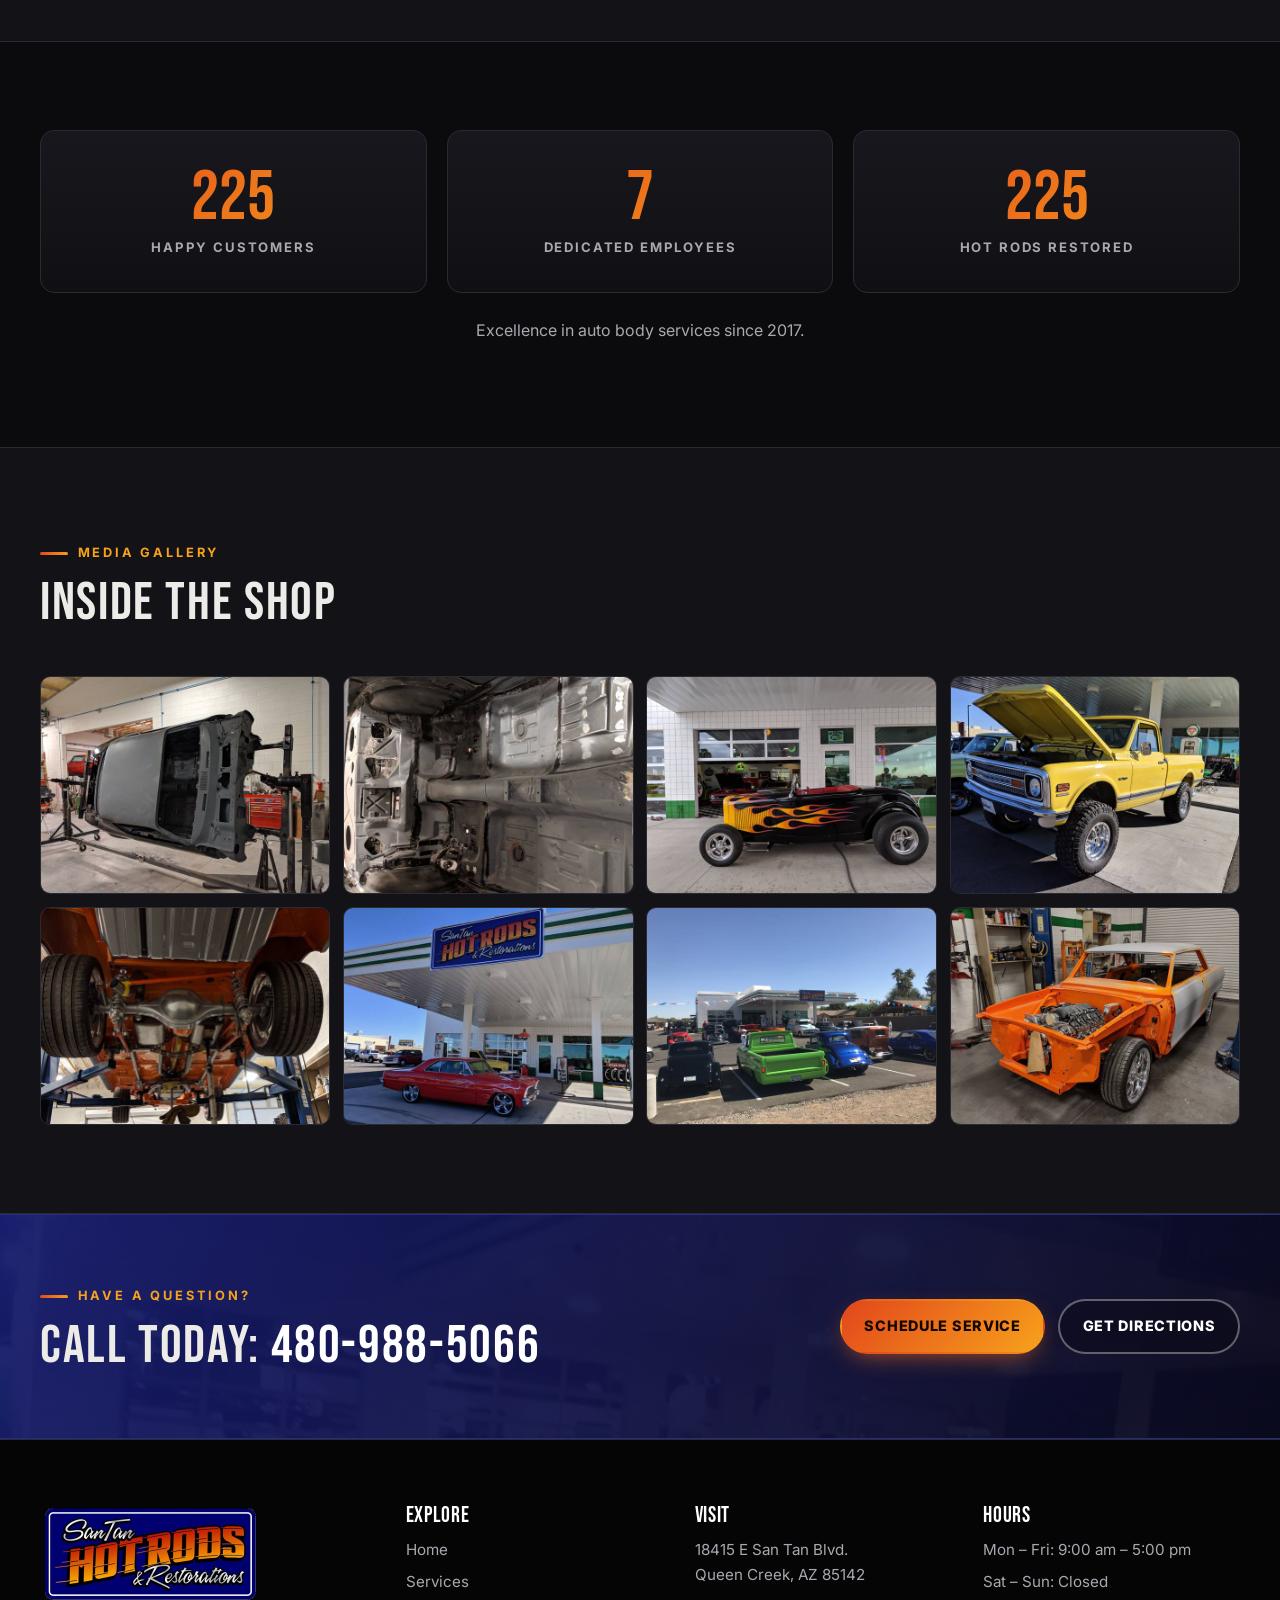
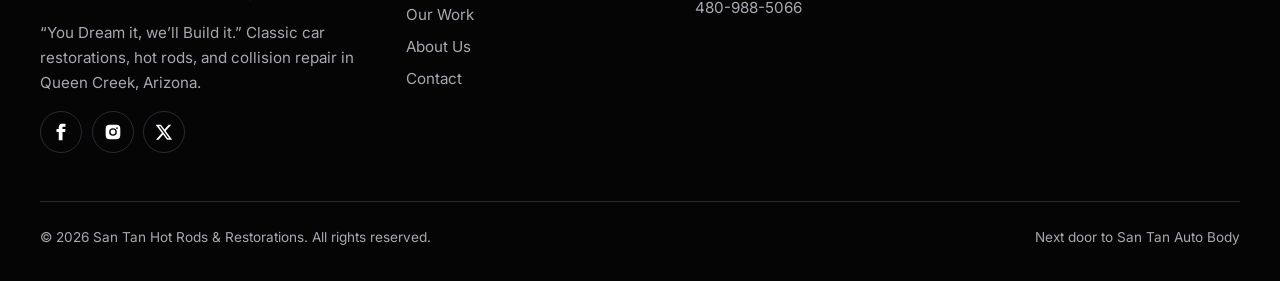
<file: about.html>
<!doctype html>
<html lang="en">
<head>
<meta charset="utf-8">
<meta name="viewport" content="width=device-width, initial-scale=1">
<title>About Us | San Tan Hot Rods &amp; Restorations</title>
<meta name="description" content="San Tan Hot Rods &amp; Restorations is a specialty body shop beside San Tan Auto Body in Queen Creek, AZ, owned and operated by Corey Smith. You Dream it, we’ll Build it.">
<link rel="canonical" href="https://santanhotrods.com/about.html">
<meta name="theme-color" content="#0b0b0d">
<meta property="og:type" content="website">
<meta property="og:site_name" content="San Tan Hot Rods &amp; Restorations">
<meta property="og:title" content="About Us | San Tan Hot Rods &amp; Restorations">
<meta property="og:description" content="San Tan Hot Rods &amp; Restorations is a specialty body shop beside San Tan Auto Body in Queen Creek, AZ, owned and operated by Corey Smith. You Dream it, we’ll Build it.">
<meta property="og:url" content="https://santanhotrods.com/about.html">
<meta property="og:image" content="https://santanhotrods.com/assets/img/og-image.jpg">
<meta property="og:image:width" content="1200"><meta property="og:image:height" content="630">
<meta name="twitter:card" content="summary_large_image">
<meta name="twitter:site" content="@SanTanHotRods">
<link rel="icon" href="favicon.ico" sizes="any">
<link rel="icon" type="image/png" sizes="32x32" href="assets/img/favicon-32.png">
<link rel="apple-touch-icon" href="assets/img/apple-touch-icon.png">
<link rel="manifest" href="site.webmanifest">
<link rel="preconnect" href="https://fonts.googleapis.com"><link rel="preconnect" href="https://fonts.gstatic.com" crossorigin>
<link rel="stylesheet" href="https://fonts.googleapis.com/css2?family=Bebas+Neue&family=Inter:wght@400;600;700;800&display=swap">
<link rel="stylesheet" href="assets/css/styles.css">
<script type="application/ld+json">{"@context": "https://schema.org", "@type": "AutoBodyShop", "name": "San Tan Hot Rods & Restorations", "alternateName": "San Tan Hot Rods", "url": "https://santanhotrods.com/", "logo": "https://santanhotrods.com/assets/img/logo.png", "image": "https://santanhotrods.com/assets/img/og-image.jpg", "telephone": "+1-480-988-5066", "address": {"@type": "PostalAddress", "streetAddress": "18415 E San Tan Blvd.", "addressLocality": "Queen Creek", "addressRegion": "AZ", "postalCode": "85142", "addressCountry": "US"}, "geo": {"@type": "GeoCoordinates", "latitude": 33.21185, "longitude": -111.68738}, "openingHoursSpecification": [{"@type": "OpeningHoursSpecification", "dayOfWeek": ["Monday", "Tuesday", "Wednesday", "Thursday", "Friday"], "opens": "09:00", "closes": "17:00"}], "sameAs": ["https://www.facebook.com/SanTanHotRod", "https://www.instagram.com/santanhotrods/", "https://twitter.com/SanTanHotRods"]}</script>
</head>
<body>
<a class="skip" href="#main">Skip to content</a>
<div class="topbar"><div class="wrap"><div class="items"><a href="https://www.google.com/maps/search/?api=1&query=18415+E+San+Tan+Blvd%2C+Queen+Creek%2C+AZ+85142" target="_blank" rel="noopener" class="hide-sm">18415 E San Tan Blvd., Queen Creek, Arizona 85142</a><span>Mon – Fri 9:00 am – 5:00 pm</span></div><a href="tel:+14809885066"><strong>Call 480-988-5066</strong></a></div></div>
<header class="site-header"><div class="wrap">
<a class="brand" href="index.html" aria-label="San Tan Hot Rods &amp; Restorations home"><img src="assets/img/logo-440.png" width="440" height="200" alt="San Tan Hot Rods &amp; Restorations"></a>
<button class="menu-toggle" aria-expanded="false" aria-controls="site-nav" aria-label="Open menu">&#9776;</button>
<nav id="site-nav" class="nav" aria-label="Main"><ul>
<li><a href="index.html">Home</a></li><li><a href="services.html">Services</a></li><li><a href="gallery.html">Our Work</a></li><li><a href="about.html" aria-current="page">About Us</a></li><li><a href="contact.html">Contact</a></li>
<li><a class="btn btn-primary" href="contact.html#appointment">Make an Appointment</a></li>
</ul></nav></div></header>
<main id="main">
<section class="page-hero"><img class="bg" src="assets/img/shop-front.jpg" alt="" fetchpriority="high"><div class="wrap"><span class="eyebrow">About us</span><h1>Customer Service Is Not a Department, It’s Everyone’s Job</h1><p class="crumbs"><a href="index.html">Home</a> / About Us</p></div></section><div class="stripe" aria-hidden="true"></div><section><div class="wrap split">
<div class="reveal"><span class="eyebrow">Our story</span><h2>Welcome to San Tan Hot Rods &amp; Restorations!</h2>
<p>Directly beside San Tan Auto Body, San Tan Hot Rods &amp; Restorations is the specialty body shop owned and operated by Corey Smith.</p>
<p>On the hot rod side, we’re all about classics and making your ride amazing! With over 50 years of combined family experience, the Smith family has restored, rebuilt, and repaired hundreds of classic cars and trucks for many happy clients. From simple collision repairs to full frame-off restorations, San Tan Hot Rods has the shop, staff, and ability to build your dream car.</p>
<p>Stop by to say hello and check out one of several projects we have on the go at any given time. We know you’ll be impressed!</p></div>
<img class="reveal" src="assets/img/shop-illustration.jpg" width="1000" height="647" alt="Illustration of the San Tan Hot Rods shop with classic hot rods out front" loading="lazy">
</div></section>
<section class="alt"><div class="wrap split">
<div class="reveal"><span class="eyebrow">Core values</span><blockquote class="motto">“You Dream it, <span class="grad-text">we’ll Build it</span>”</blockquote></div>
<div class="reveal"><p>Customer service excellence has always been and will always be one of the critical competitive advantages of our business. We strongly believe that customer service is not a department, but the job of each and every one of us in our shop. We are here to do our absolute best on every job, no matter how big or small it is.</p>
<p><strong>We earn a new customer, not a sale.</strong></p>
<p>We will always go above and beyond to ensure your dream car or truck is even better than what you imagined it would be.</p></div>
</div></section>
<section><div class="wrap"><div class="stats"><div class="stat reveal"><b>225</b><span>Happy Customers</span></div><div class="stat reveal"><b>7</b><span>Dedicated Employees</span></div><div class="stat reveal"><b>225</b><span>Hot Rods Restored</span></div></div><p class="center" style="text-align:center;color:var(--muted);margin-top:1.5rem">Excellence in auto body services since 2017.</p></div></section>
<section class="alt"><div class="wrap"><div class="section-head"><span class="eyebrow">Media gallery</span><h2>Inside the Shop</h2></div><div class="gallery"><a href="assets/img/gallery/09-lg.jpg"><img src="assets/img/gallery/09-sm.jpg" width="640" height="480" alt="Car body on a rotisserie in the shop" loading="lazy" decoding="async"></a><a href="assets/img/gallery/10-lg.jpg"><img src="assets/img/gallery/10-sm.jpg" width="640" height="480" alt="Stripped interior of a classic car during restoration" loading="lazy" decoding="async"></a><a href="assets/img/gallery/11-lg.jpg"><img src="assets/img/gallery/11-sm.jpg" width="640" height="480" alt="Black hot rod with custom flames" loading="lazy" decoding="async"></a><a href="assets/img/gallery/12-lg.jpg"><img src="assets/img/gallery/12-sm.jpg" width="640" height="480" alt="Yellow classic Chevy pickup with the hood up" loading="lazy" decoding="async"></a><a href="assets/img/gallery/13-lg.jpg"><img src="assets/img/gallery/13-sm.jpg" width="640" height="433" alt="Rebuilt orange front suspension seen from below" loading="lazy" decoding="async"></a><a href="assets/img/gallery/14-lg.jpg"><img src="assets/img/gallery/14-sm.jpg" width="640" height="480" alt="San Tan Hot Rods storefront with classic cars out front" loading="lazy" decoding="async"></a><a href="assets/img/gallery/15-lg.jpg"><img src="assets/img/gallery/15-sm.jpg" width="640" height="480" alt="Colorful classic trucks lined up outside the shop" loading="lazy" decoding="async"></a><a href="assets/img/gallery/16-lg.jpg"><img src="assets/img/gallery/16-sm.jpg" width="640" height="480" alt="Orange classic truck in mid-restoration" loading="lazy" decoding="async"></a></div></div></section>
<section class="cta-band"><div class="wrap"><div><span class="eyebrow">Have a question?</span><h2>Call today: <a href="tel:+14809885066" style="color:#fff;text-decoration:none">480-988-5066</a></h2></div><div style="display:flex;gap:.8rem;flex-wrap:wrap"><a class="btn btn-primary" href="contact.html#appointment">Schedule Service</a><a class="btn btn-ghost" href="https://www.google.com/maps/search/?api=1&query=18415+E+San+Tan+Blvd%2C+Queen+Creek%2C+AZ+85142" target="_blank" rel="noopener">Get Directions</a></div></div></section></main>
<footer class="site-footer"><div class="wrap">
<div class="foot-grid">
<div><img src="assets/img/logo-440.png" width="220" height="100" alt="San Tan Hot Rods &amp; Restorations" loading="lazy" style="width:220px;margin-bottom:1rem"><p>“You Dream it, we’ll Build it.” Classic car restorations, hot rods, and collision repair in Queen Creek, Arizona.</p>
<div class="social"><a href="https://www.facebook.com/SanTanHotRod" target="_blank" rel="noopener" aria-label="Facebook"><svg viewBox="0 0 24 24" aria-hidden="true"><path d="M14 8V6c0-.9.6-1 1-1h3V1h-4C10 1 9 3.9 9 6v2H6v4h3v11h5V12h3.5l.5-4z"/></svg></a><a href="https://www.instagram.com/santanhotrods/" target="_blank" rel="noopener" aria-label="Instagram"><svg viewBox="0 0 24 24" aria-hidden="true"><path d="M12 2.2c3.2 0 3.6 0 4.8.1 3.3.1 4.8 1.7 4.9 4.9.1 1.3.1 1.6.1 4.8s0 3.6-.1 4.8c-.1 3.2-1.7 4.8-4.9 4.9-1.3.1-1.6.1-4.8.1s-3.6 0-4.8-.1c-3.3-.1-4.8-1.7-4.9-4.9C2.2 15.6 2.2 15.2 2.2 12s0-3.6.1-4.8C2.4 3.9 3.9 2.4 7.2 2.3 8.4 2.2 8.8 2.2 12 2.2zm0 4.7a5.1 5.1 0 1 0 0 10.2 5.1 5.1 0 0 0 0-10.2zm0 8.4a3.3 3.3 0 1 1 0-6.6 3.3 3.3 0 0 1 0 6.6zm5.3-9.8a1.2 1.2 0 1 0 0 2.4 1.2 1.2 0 0 0 0-2.4z"/></svg></a><a href="https://twitter.com/SanTanHotRods" target="_blank" rel="noopener" aria-label="X (Twitter)"><svg viewBox="0 0 24 24" aria-hidden="true"><path d="M18.2 2.3h3.4l-7.4 8.4 8.7 11.5h-6.8l-5.3-7-6.1 7H1.3l7.9-9L.9 2.3h7l4.8 6.4 5.5-6.4zm-1.2 17.9h1.9L7.1 4.2H5.1l11.9 16z"/></svg></a></div></div>
<div><h3>Explore</h3><ul><li><a href="index.html">Home</a></li><li><a href="services.html">Services</a></li><li><a href="gallery.html">Our Work</a></li><li><a href="about.html">About Us</a></li><li><a href="contact.html">Contact</a></li></ul></div>
<div><h3>Visit</h3><ul><li><a href="https://www.google.com/maps/search/?api=1&query=18415+E+San+Tan+Blvd%2C+Queen+Creek%2C+AZ+85142" target="_blank" rel="noopener">18415 E San Tan Blvd.<br>Queen Creek, AZ 85142</a></li><li><a href="tel:+14809885066">480-988-5066</a></li></ul></div>
<div><h3>Hours</h3><ul><li>Mon – Fri: 9:00 am – 5:00 pm</li><li>Sat – Sun: Closed</li></ul></div>
</div>
<div class="copy"><span>&copy; <span data-year>2026</span> San Tan Hot Rods &amp; Restorations. All rights reserved.</span><span>Next door to San Tan Auto Body</span></div>
</div></footer>
<script src="assets/js/main.js" defer></script>
</body></html>
</file>
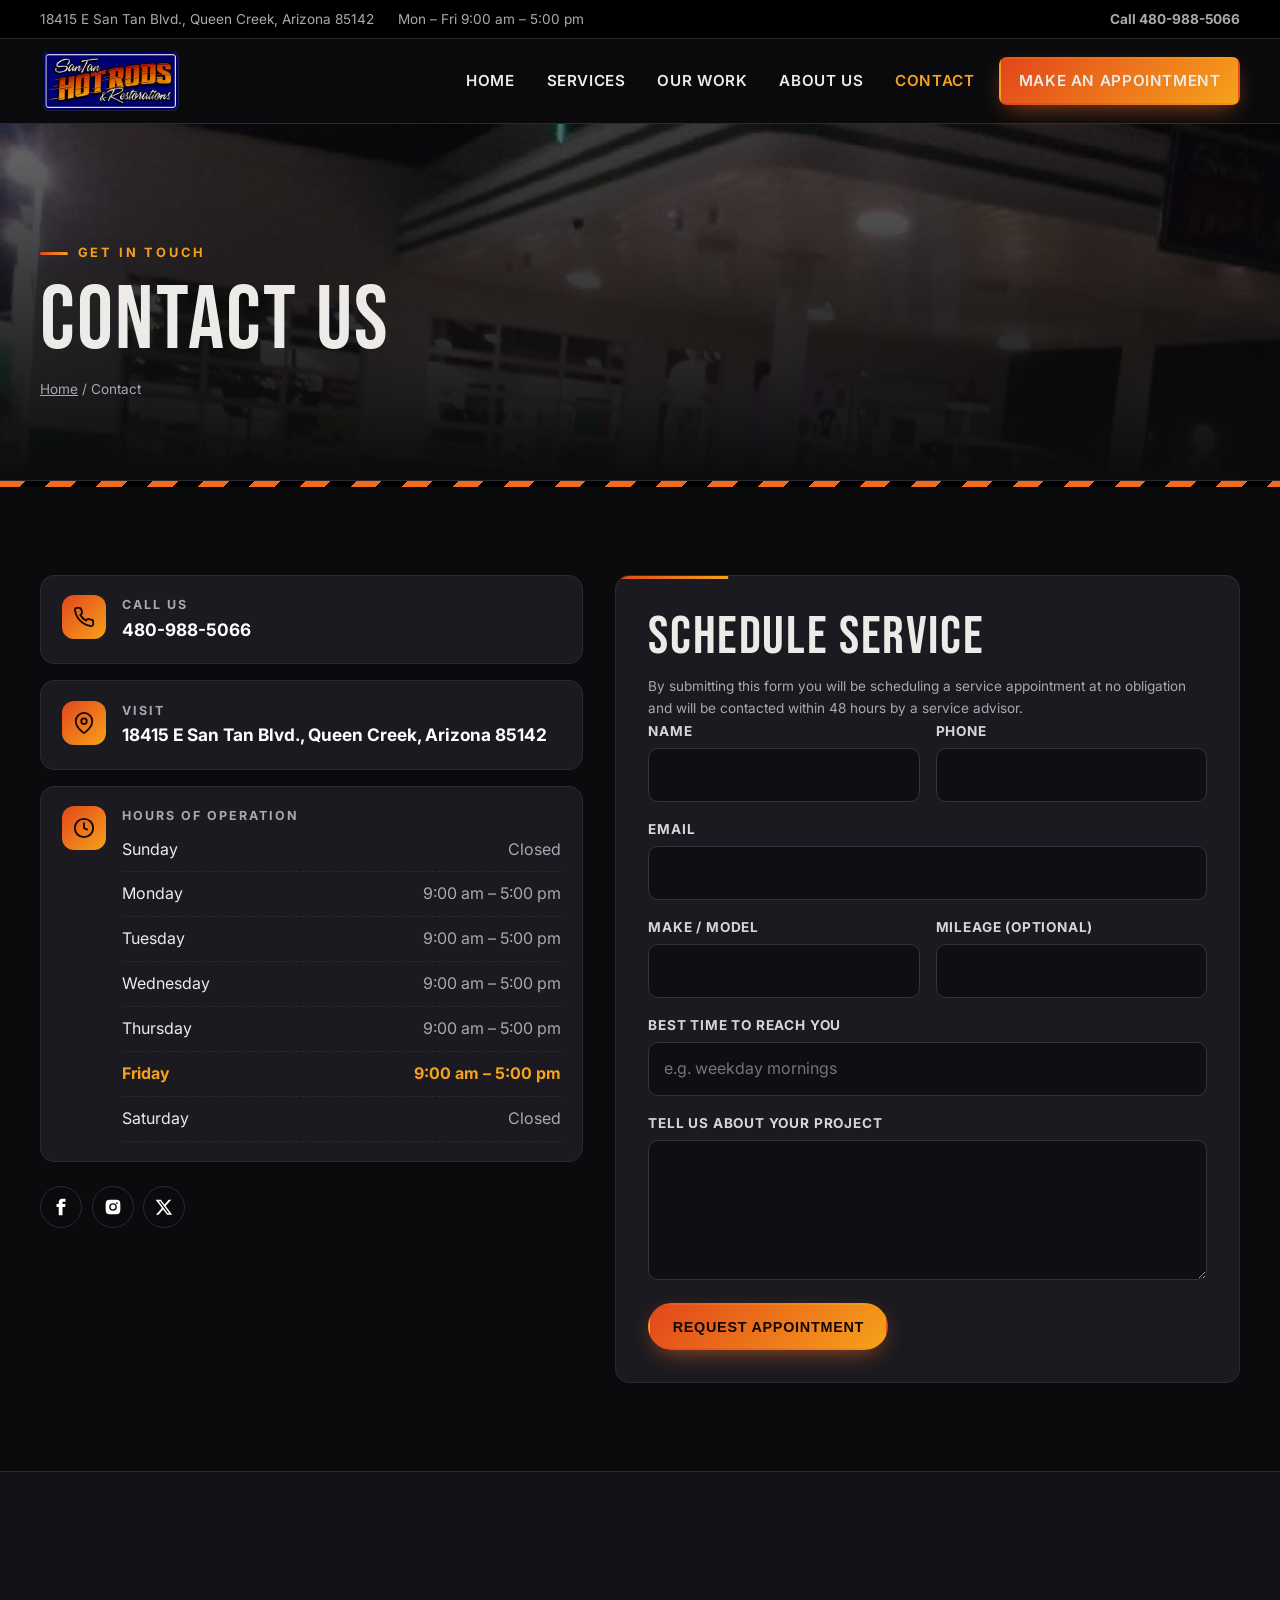
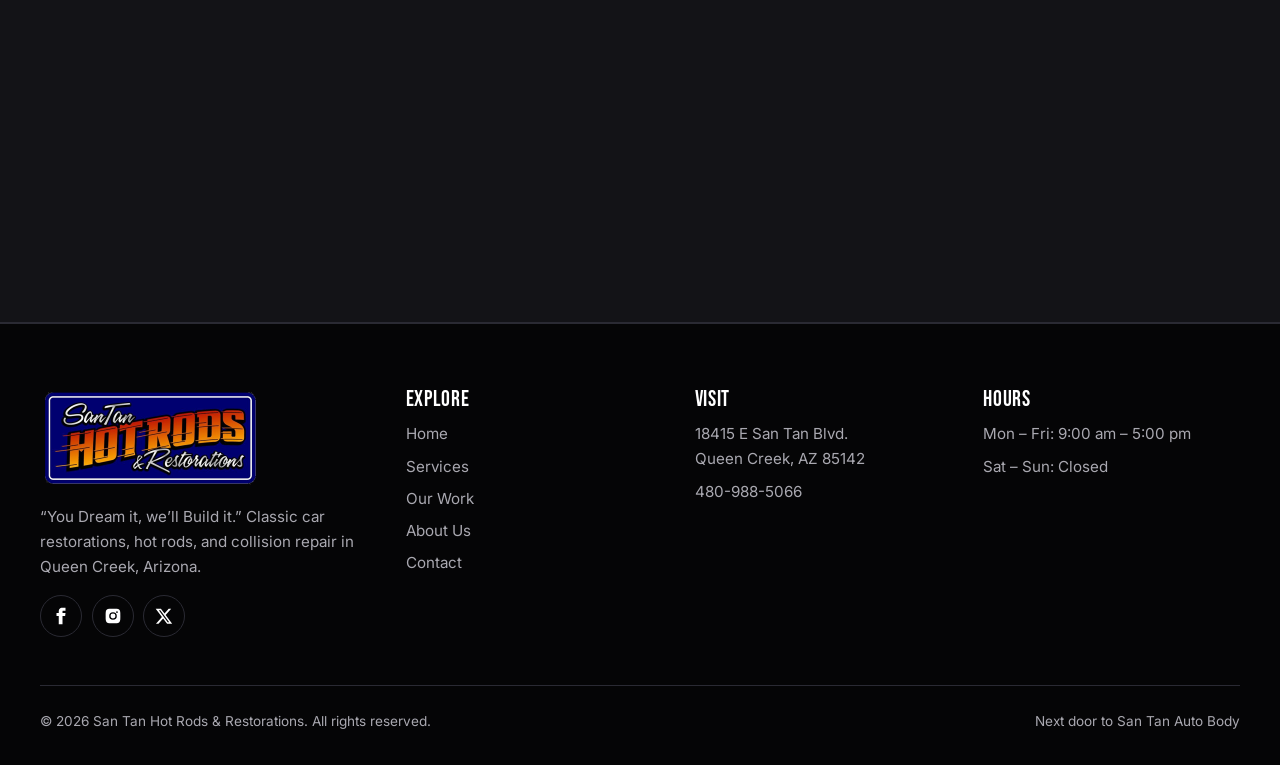
<file: contact.html>
<!doctype html>
<html lang="en">
<head>
<meta charset="utf-8">
<meta name="viewport" content="width=device-width, initial-scale=1">
<title>Contact &amp; Schedule Service | San Tan Hot Rods &amp; Restorations</title>
<meta name="description" content="Visit San Tan Hot Rods at 18415 E San Tan Blvd., Queen Creek, AZ 85142 or call 480-988-5066. Open Monday–Friday, 9:00 am–5:00 pm.">
<link rel="canonical" href="https://santanhotrods.com/contact.html">
<meta name="theme-color" content="#0b0b0d">
<meta property="og:type" content="website">
<meta property="og:site_name" content="San Tan Hot Rods &amp; Restorations">
<meta property="og:title" content="Contact &amp; Schedule Service | San Tan Hot Rods &amp; Restorations">
<meta property="og:description" content="Visit San Tan Hot Rods at 18415 E San Tan Blvd., Queen Creek, AZ 85142 or call 480-988-5066. Open Monday–Friday, 9:00 am–5:00 pm.">
<meta property="og:url" content="https://santanhotrods.com/contact.html">
<meta property="og:image" content="https://santanhotrods.com/assets/img/og-image.jpg">
<meta property="og:image:width" content="1200"><meta property="og:image:height" content="630">
<meta name="twitter:card" content="summary_large_image">
<meta name="twitter:site" content="@SanTanHotRods">
<link rel="icon" href="favicon.ico" sizes="any">
<link rel="icon" type="image/png" sizes="32x32" href="assets/img/favicon-32.png">
<link rel="apple-touch-icon" href="assets/img/apple-touch-icon.png">
<link rel="manifest" href="site.webmanifest">
<link rel="preconnect" href="https://fonts.googleapis.com"><link rel="preconnect" href="https://fonts.gstatic.com" crossorigin>
<link rel="stylesheet" href="https://fonts.googleapis.com/css2?family=Bebas+Neue&family=Inter:wght@400;600;700;800&display=swap">
<link rel="stylesheet" href="assets/css/styles.css">
<script type="application/ld+json">{"@context": "https://schema.org", "@type": "AutoBodyShop", "name": "San Tan Hot Rods & Restorations", "alternateName": "San Tan Hot Rods", "url": "https://santanhotrods.com/", "logo": "https://santanhotrods.com/assets/img/logo.png", "image": "https://santanhotrods.com/assets/img/og-image.jpg", "telephone": "+1-480-988-5066", "address": {"@type": "PostalAddress", "streetAddress": "18415 E San Tan Blvd.", "addressLocality": "Queen Creek", "addressRegion": "AZ", "postalCode": "85142", "addressCountry": "US"}, "geo": {"@type": "GeoCoordinates", "latitude": 33.21185, "longitude": -111.68738}, "openingHoursSpecification": [{"@type": "OpeningHoursSpecification", "dayOfWeek": ["Monday", "Tuesday", "Wednesday", "Thursday", "Friday"], "opens": "09:00", "closes": "17:00"}], "sameAs": ["https://www.facebook.com/SanTanHotRod", "https://www.instagram.com/santanhotrods/", "https://twitter.com/SanTanHotRods"]}</script>
</head>
<body>
<a class="skip" href="#main">Skip to content</a>
<div class="topbar"><div class="wrap"><div class="items"><a href="https://www.google.com/maps/search/?api=1&query=18415+E+San+Tan+Blvd%2C+Queen+Creek%2C+AZ+85142" target="_blank" rel="noopener" class="hide-sm">18415 E San Tan Blvd., Queen Creek, Arizona 85142</a><span>Mon – Fri 9:00 am – 5:00 pm</span></div><a href="tel:+14809885066"><strong>Call 480-988-5066</strong></a></div></div>
<header class="site-header"><div class="wrap">
<a class="brand" href="index.html" aria-label="San Tan Hot Rods &amp; Restorations home"><img src="assets/img/logo-440.png" width="440" height="200" alt="San Tan Hot Rods &amp; Restorations"></a>
<button class="menu-toggle" aria-expanded="false" aria-controls="site-nav" aria-label="Open menu">&#9776;</button>
<nav id="site-nav" class="nav" aria-label="Main"><ul>
<li><a href="index.html">Home</a></li><li><a href="services.html">Services</a></li><li><a href="gallery.html">Our Work</a></li><li><a href="about.html">About Us</a></li><li><a href="contact.html" aria-current="page">Contact</a></li>
<li><a class="btn btn-primary" href="contact.html#appointment">Make an Appointment</a></li>
</ul></nav></div></header>
<main id="main">
<section class="page-hero"><img class="bg" src="assets/img/shop-night.jpg" alt="" fetchpriority="high"><div class="wrap"><span class="eyebrow">Get in touch</span><h1>Contact Us</h1><p class="crumbs"><a href="index.html">Home</a> / Contact</p></div></section><div class="stripe" aria-hidden="true"></div><section><div class="wrap contact-grid">
<div>
<ul class="info-list">
<li><span class="ic"><svg viewBox="0 0 24 24" fill="none" stroke="currentColor" stroke-width="2" aria-hidden="true"><path d="M22 16.9v3a2 2 0 0 1-2.2 2 19.8 19.8 0 0 1-8.6-3.1 19.5 19.5 0 0 1-6-6A19.8 19.8 0 0 1 2.1 4.2 2 2 0 0 1 4.1 2h3a2 2 0 0 1 2 1.7c.1 1 .4 1.9.7 2.8a2 2 0 0 1-.5 2.1L8 9.9a16 16 0 0 0 6 6l1.3-1.3a2 2 0 0 1 2.1-.4c.9.3 1.8.6 2.8.7a2 2 0 0 1 1.7 2z"/></svg></span><div><strong>Call us</strong><a href="tel:+14809885066">480-988-5066</a></div></li>
<li><span class="ic"><svg viewBox="0 0 24 24" fill="none" stroke="currentColor" stroke-width="2" aria-hidden="true"><path d="M21 10c0 7-9 13-9 13S3 17 3 10a9 9 0 0 1 18 0z"/><circle cx="12" cy="10" r="3"/></svg></span><div><strong>Visit</strong><a href="https://www.google.com/maps/search/?api=1&query=18415+E+San+Tan+Blvd%2C+Queen+Creek%2C+AZ+85142" target="_blank" rel="noopener">18415 E San Tan Blvd., Queen Creek, Arizona 85142</a></div></li>
<!-- TODO: add the shop email address here (none was published on the old site), e.g.
<li><span class="ic"><svg viewBox="0 0 24 24" fill="none" stroke="currentColor" stroke-width="2" aria-hidden="true"><rect x="2" y="4" width="20" height="16" rx="2"/><path d="m22 6-10 7L2 6"/></svg></span><div><strong>Email</strong><a href="mailto:EMAIL@EXAMPLE.COM">EMAIL@EXAMPLE.COM</a></div></li> -->
<li><span class="ic"><svg viewBox="0 0 24 24" fill="none" stroke="currentColor" stroke-width="2" aria-hidden="true"><circle cx="12" cy="12" r="10"/><path d="M12 6v6l4 2"/></svg></span><div style="flex:1"><strong>Hours of operation</strong><table class="hours"><caption class="sr-only">Hours of operation</caption><tbody><tr data-day="Sunday"><td>Sunday</td><td>Closed</td></tr><tr data-day="Monday"><td>Monday</td><td>9:00 am – 5:00 pm</td></tr><tr data-day="Tuesday"><td>Tuesday</td><td>9:00 am – 5:00 pm</td></tr><tr data-day="Wednesday"><td>Wednesday</td><td>9:00 am – 5:00 pm</td></tr><tr data-day="Thursday"><td>Thursday</td><td>9:00 am – 5:00 pm</td></tr><tr data-day="Friday"><td>Friday</td><td>9:00 am – 5:00 pm</td></tr><tr data-day="Saturday"><td>Saturday</td><td>Closed</td></tr></tbody></table></div></li>
</ul>
<div class="social" style="margin-top:1.5rem"><a href="https://www.facebook.com/SanTanHotRod" target="_blank" rel="noopener" aria-label="Facebook"><svg viewBox="0 0 24 24" aria-hidden="true"><path d="M14 8V6c0-.9.6-1 1-1h3V1h-4C10 1 9 3.9 9 6v2H6v4h3v11h5V12h3.5l.5-4z"/></svg></a><a href="https://www.instagram.com/santanhotrods/" target="_blank" rel="noopener" aria-label="Instagram"><svg viewBox="0 0 24 24" aria-hidden="true"><path d="M12 2.2c3.2 0 3.6 0 4.8.1 3.3.1 4.8 1.7 4.9 4.9.1 1.3.1 1.6.1 4.8s0 3.6-.1 4.8c-.1 3.2-1.7 4.8-4.9 4.9-1.3.1-1.6.1-4.8.1s-3.6 0-4.8-.1c-3.3-.1-4.8-1.7-4.9-4.9C2.2 15.6 2.2 15.2 2.2 12s0-3.6.1-4.8C2.4 3.9 3.9 2.4 7.2 2.3 8.4 2.2 8.8 2.2 12 2.2zm0 4.7a5.1 5.1 0 1 0 0 10.2 5.1 5.1 0 0 0 0-10.2zm0 8.4a3.3 3.3 0 1 1 0-6.6 3.3 3.3 0 0 1 0 6.6zm5.3-9.8a1.2 1.2 0 1 0 0 2.4 1.2 1.2 0 0 0 0-2.4z"/></svg></a><a href="https://twitter.com/SanTanHotRods" target="_blank" rel="noopener" aria-label="X (Twitter)"><svg viewBox="0 0 24 24" aria-hidden="true"><path d="M18.2 2.3h3.4l-7.4 8.4 8.7 11.5h-6.8l-5.3-7-6.1 7H1.3l7.9-9L.9 2.3h7l4.8 6.4 5.5-6.4zm-1.2 17.9h1.9L7.1 4.2H5.1l11.9 16z"/></svg></a></div>
</div>
<form id="appointment" class="card" data-form action="https://formspree.io/f/YOUR_FORM_ID" method="POST">
<h2>Schedule Service</h2>
<p class="form-note" style="margin-top:0">By submitting this form you will be scheduling a service appointment at no obligation and will be contacted within 48 hours by a service advisor.</p>
<input type="hidden" name="_subject" value="New service request from santanhotrods.com">
<div class="row"><div><label for="f-name">Name</label><input id="f-name" name="name" autocomplete="name" required></div>
<div><label for="f-phone">Phone</label><input id="f-phone" name="phone" type="tel" autocomplete="tel" required></div></div>
<label for="f-email">Email</label><input id="f-email" name="email" type="email" autocomplete="email" required>
<div class="row"><div><label for="f-vehicle">Make / Model</label><input id="f-vehicle" name="make_model"></div>
<div><label for="f-miles">Mileage (optional)</label><input id="f-miles" name="mileage" inputmode="numeric"></div></div>
<label for="f-time">Best time to reach you</label><input id="f-time" name="best_time" placeholder="e.g. weekday mornings">
<label for="f-msg">Tell us about your project</label><textarea id="f-msg" name="message"></textarea>
<input type="text" name="_gotcha" tabindex="-1" autocomplete="off" style="display:none" aria-hidden="true">
<button class="btn btn-primary" type="submit">Request Appointment</button>
<div class="form-status" role="status" aria-live="polite"></div>
</form>
</div></section>
<section class="alt" style="padding-top:0;padding-bottom:0"><iframe class="map" style="border-radius:0;height:450px" title="Map to San Tan Hot Rods, 18415 E San Tan Blvd, Queen Creek, AZ" src="https://www.google.com/maps/embed?pb=!1m18!1m12!1m3!1d3338.0855031546585!2d-111.68737878455923!3d33.21185458084288!2m3!1f0!2f0!3f0!3m2!1i1024!2i768!4f13.1!3m3!1m2!1s0x872a526138f59aa5%3A0x58bf154ec302321a!2s18415+E+San+Tan+Blvd%2C+Queen+Creek%2C+AZ+85142!5e0!3m2!1sen!2sus!4v1556072978311!5m2!1sen!2sus" loading="lazy" referrerpolicy="no-referrer-when-downgrade" allowfullscreen></iframe></section>
</main>
<footer class="site-footer"><div class="wrap">
<div class="foot-grid">
<div><img src="assets/img/logo-440.png" width="220" height="100" alt="San Tan Hot Rods &amp; Restorations" loading="lazy" style="width:220px;margin-bottom:1rem"><p>“You Dream it, we’ll Build it.” Classic car restorations, hot rods, and collision repair in Queen Creek, Arizona.</p>
<div class="social"><a href="https://www.facebook.com/SanTanHotRod" target="_blank" rel="noopener" aria-label="Facebook"><svg viewBox="0 0 24 24" aria-hidden="true"><path d="M14 8V6c0-.9.6-1 1-1h3V1h-4C10 1 9 3.9 9 6v2H6v4h3v11h5V12h3.5l.5-4z"/></svg></a><a href="https://www.instagram.com/santanhotrods/" target="_blank" rel="noopener" aria-label="Instagram"><svg viewBox="0 0 24 24" aria-hidden="true"><path d="M12 2.2c3.2 0 3.6 0 4.8.1 3.3.1 4.8 1.7 4.9 4.9.1 1.3.1 1.6.1 4.8s0 3.6-.1 4.8c-.1 3.2-1.7 4.8-4.9 4.9-1.3.1-1.6.1-4.8.1s-3.6 0-4.8-.1c-3.3-.1-4.8-1.7-4.9-4.9C2.2 15.6 2.2 15.2 2.2 12s0-3.6.1-4.8C2.4 3.9 3.9 2.4 7.2 2.3 8.4 2.2 8.8 2.2 12 2.2zm0 4.7a5.1 5.1 0 1 0 0 10.2 5.1 5.1 0 0 0 0-10.2zm0 8.4a3.3 3.3 0 1 1 0-6.6 3.3 3.3 0 0 1 0 6.6zm5.3-9.8a1.2 1.2 0 1 0 0 2.4 1.2 1.2 0 0 0 0-2.4z"/></svg></a><a href="https://twitter.com/SanTanHotRods" target="_blank" rel="noopener" aria-label="X (Twitter)"><svg viewBox="0 0 24 24" aria-hidden="true"><path d="M18.2 2.3h3.4l-7.4 8.4 8.7 11.5h-6.8l-5.3-7-6.1 7H1.3l7.9-9L.9 2.3h7l4.8 6.4 5.5-6.4zm-1.2 17.9h1.9L7.1 4.2H5.1l11.9 16z"/></svg></a></div></div>
<div><h3>Explore</h3><ul><li><a href="index.html">Home</a></li><li><a href="services.html">Services</a></li><li><a href="gallery.html">Our Work</a></li><li><a href="about.html">About Us</a></li><li><a href="contact.html">Contact</a></li></ul></div>
<div><h3>Visit</h3><ul><li><a href="https://www.google.com/maps/search/?api=1&query=18415+E+San+Tan+Blvd%2C+Queen+Creek%2C+AZ+85142" target="_blank" rel="noopener">18415 E San Tan Blvd.<br>Queen Creek, AZ 85142</a></li><li><a href="tel:+14809885066">480-988-5066</a></li></ul></div>
<div><h3>Hours</h3><ul><li>Mon – Fri: 9:00 am – 5:00 pm</li><li>Sat – Sun: Closed</li></ul></div>
</div>
<div class="copy"><span>&copy; <span data-year>2026</span> San Tan Hot Rods &amp; Restorations. All rights reserved.</span><span>Next door to San Tan Auto Body</span></div>
</div></footer>
<script src="assets/js/main.js" defer></script>
</body></html>
</file>
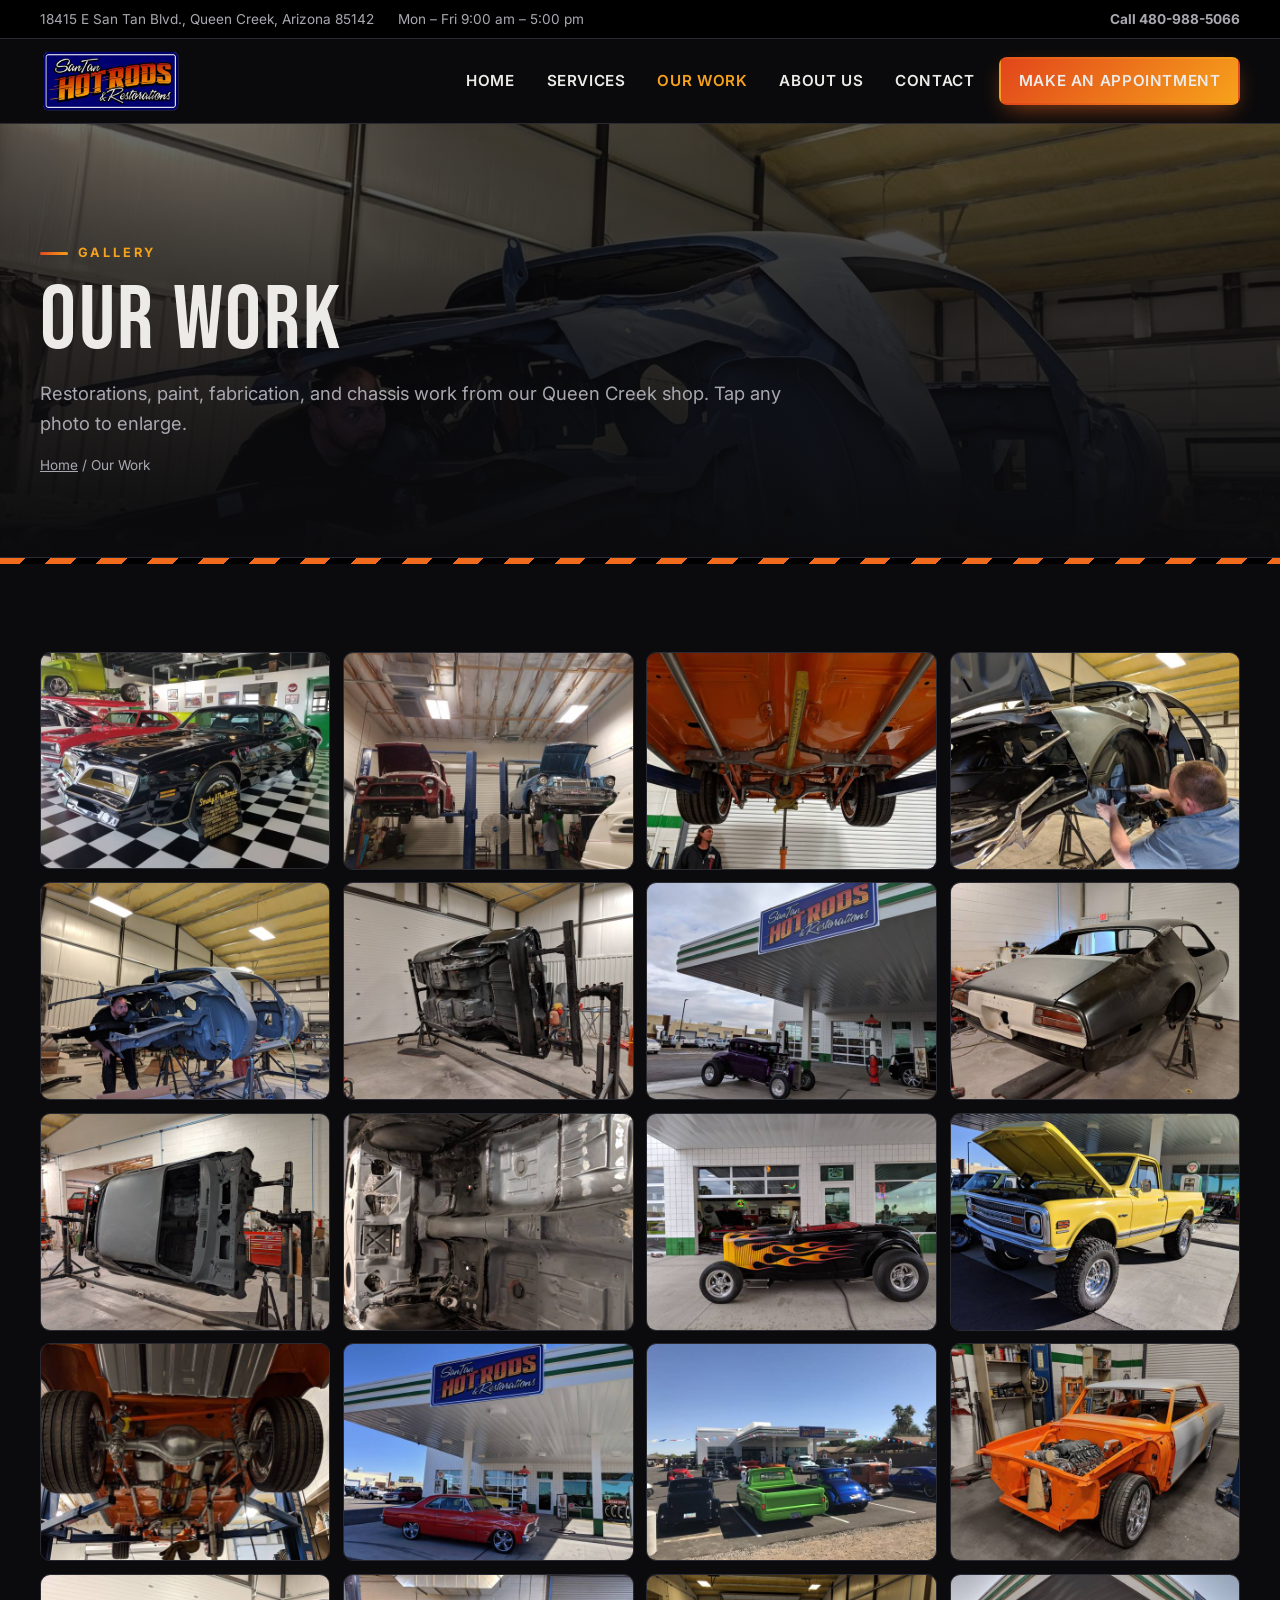
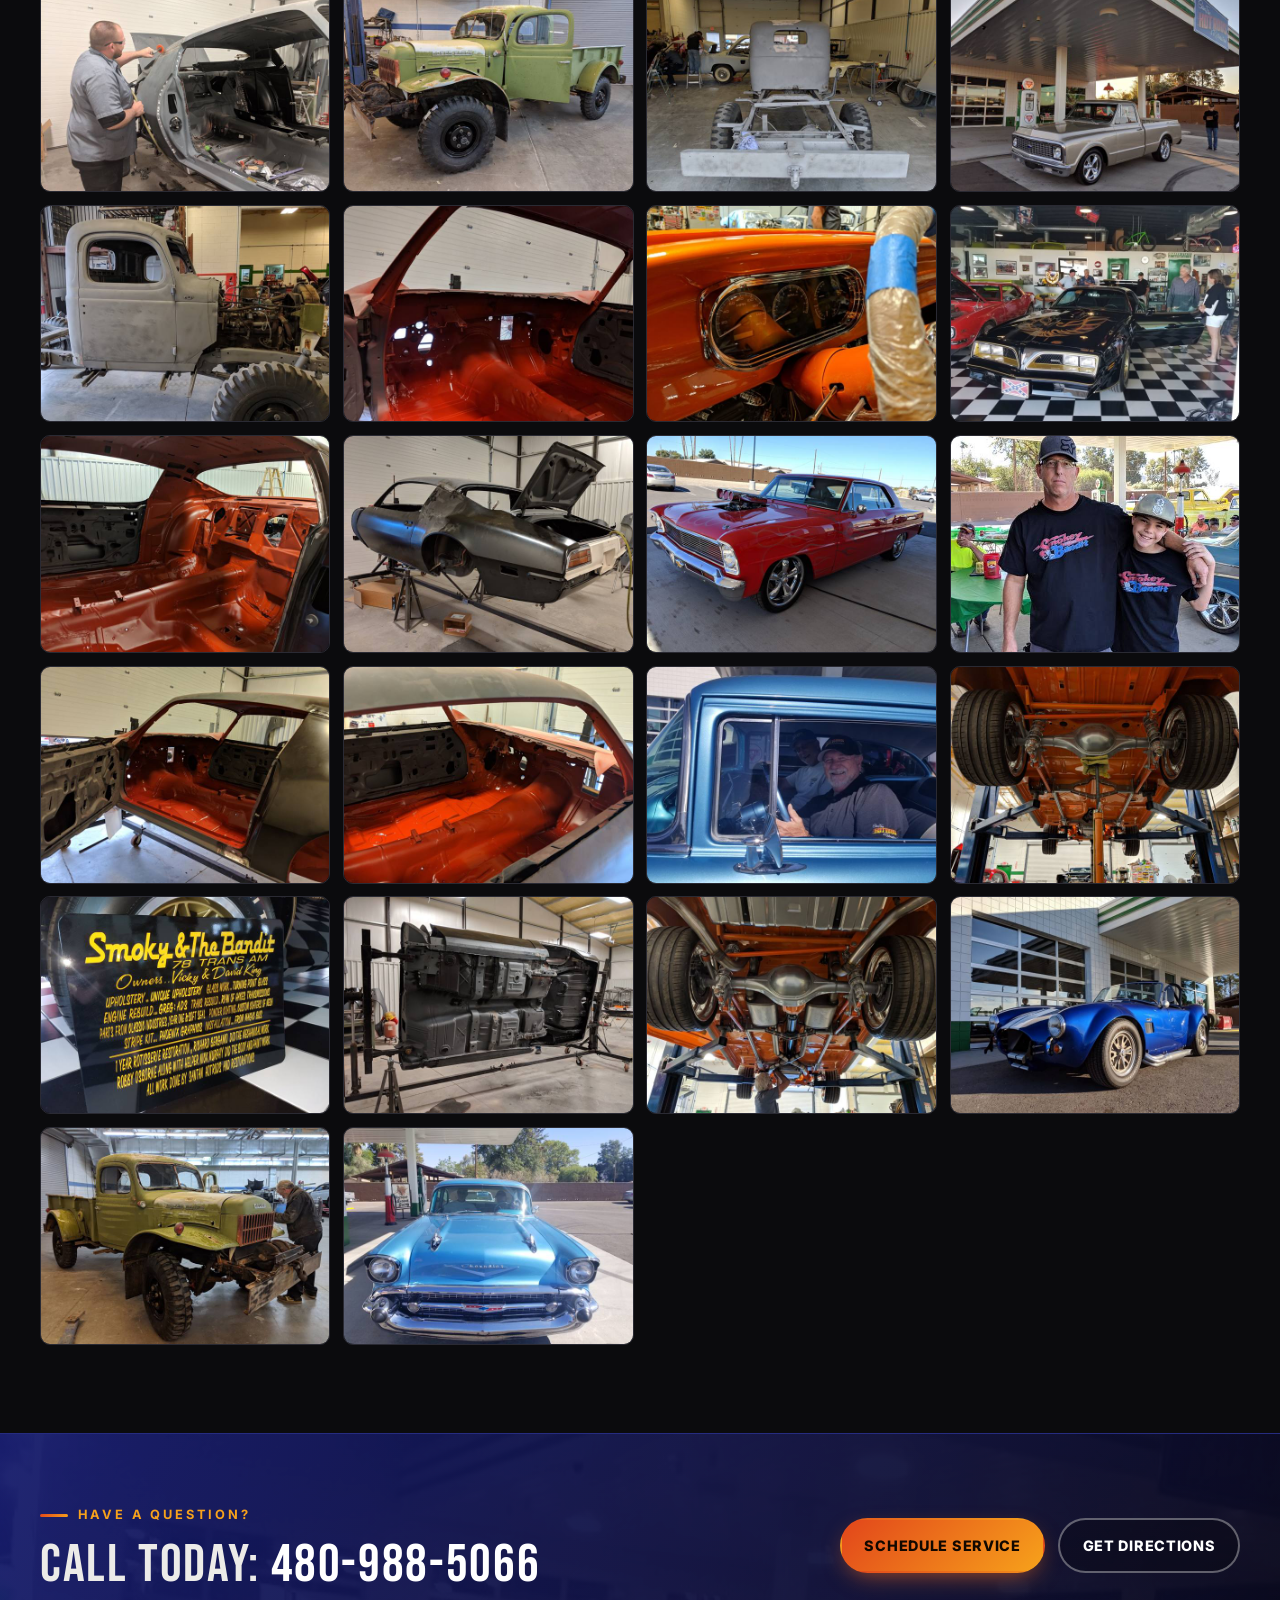
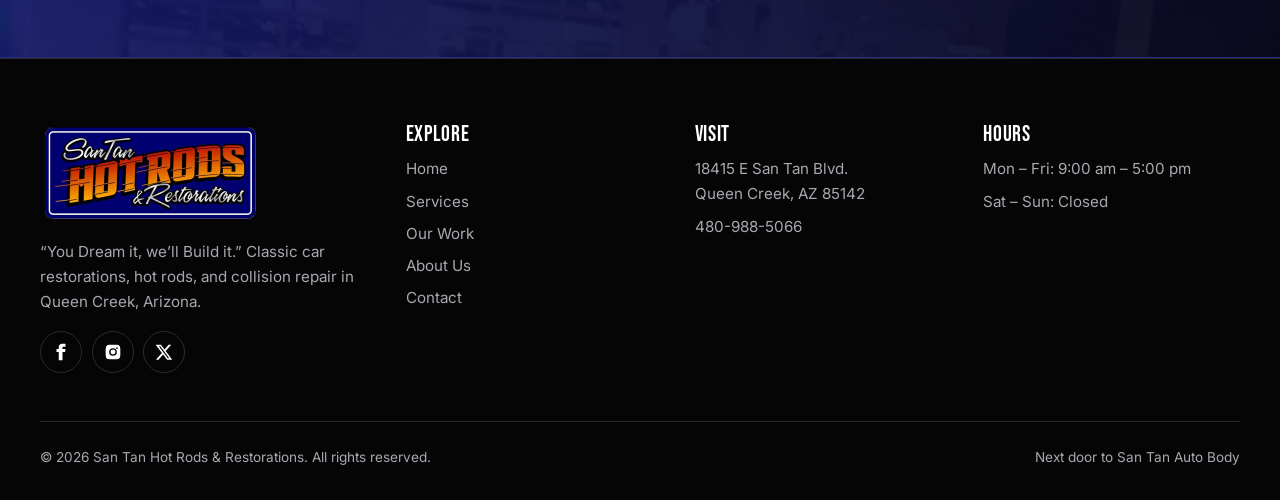
<file: gallery.html>
<!doctype html>
<html lang="en">
<head>
<meta charset="utf-8">
<meta name="viewport" content="width=device-width, initial-scale=1">
<title>Our Work | San Tan Hot Rods &amp; Restorations</title>
<meta name="description" content="Photos of classic car restorations, hot rods, custom paint, and chassis work from San Tan Hot Rods in Queen Creek, Arizona.">
<link rel="canonical" href="https://santanhotrods.com/gallery.html">
<meta name="theme-color" content="#0b0b0d">
<meta property="og:type" content="website">
<meta property="og:site_name" content="San Tan Hot Rods &amp; Restorations">
<meta property="og:title" content="Our Work | San Tan Hot Rods &amp; Restorations">
<meta property="og:description" content="Photos of classic car restorations, hot rods, custom paint, and chassis work from San Tan Hot Rods in Queen Creek, Arizona.">
<meta property="og:url" content="https://santanhotrods.com/gallery.html">
<meta property="og:image" content="https://santanhotrods.com/assets/img/og-image.jpg">
<meta property="og:image:width" content="1200"><meta property="og:image:height" content="630">
<meta name="twitter:card" content="summary_large_image">
<meta name="twitter:site" content="@SanTanHotRods">
<link rel="icon" href="favicon.ico" sizes="any">
<link rel="icon" type="image/png" sizes="32x32" href="assets/img/favicon-32.png">
<link rel="apple-touch-icon" href="assets/img/apple-touch-icon.png">
<link rel="manifest" href="site.webmanifest">
<link rel="preconnect" href="https://fonts.googleapis.com"><link rel="preconnect" href="https://fonts.gstatic.com" crossorigin>
<link rel="stylesheet" href="https://fonts.googleapis.com/css2?family=Bebas+Neue&family=Inter:wght@400;600;700;800&display=swap">
<link rel="stylesheet" href="assets/css/styles.css">
<script type="application/ld+json">{"@context": "https://schema.org", "@type": "AutoBodyShop", "name": "San Tan Hot Rods & Restorations", "alternateName": "San Tan Hot Rods", "url": "https://santanhotrods.com/", "logo": "https://santanhotrods.com/assets/img/logo.png", "image": "https://santanhotrods.com/assets/img/og-image.jpg", "telephone": "+1-480-988-5066", "address": {"@type": "PostalAddress", "streetAddress": "18415 E San Tan Blvd.", "addressLocality": "Queen Creek", "addressRegion": "AZ", "postalCode": "85142", "addressCountry": "US"}, "geo": {"@type": "GeoCoordinates", "latitude": 33.21185, "longitude": -111.68738}, "openingHoursSpecification": [{"@type": "OpeningHoursSpecification", "dayOfWeek": ["Monday", "Tuesday", "Wednesday", "Thursday", "Friday"], "opens": "09:00", "closes": "17:00"}], "sameAs": ["https://www.facebook.com/SanTanHotRod", "https://www.instagram.com/santanhotrods/", "https://twitter.com/SanTanHotRods"]}</script>
</head>
<body>
<a class="skip" href="#main">Skip to content</a>
<div class="topbar"><div class="wrap"><div class="items"><a href="https://www.google.com/maps/search/?api=1&query=18415+E+San+Tan+Blvd%2C+Queen+Creek%2C+AZ+85142" target="_blank" rel="noopener" class="hide-sm">18415 E San Tan Blvd., Queen Creek, Arizona 85142</a><span>Mon – Fri 9:00 am – 5:00 pm</span></div><a href="tel:+14809885066"><strong>Call 480-988-5066</strong></a></div></div>
<header class="site-header"><div class="wrap">
<a class="brand" href="index.html" aria-label="San Tan Hot Rods &amp; Restorations home"><img src="assets/img/logo-440.png" width="440" height="200" alt="San Tan Hot Rods &amp; Restorations"></a>
<button class="menu-toggle" aria-expanded="false" aria-controls="site-nav" aria-label="Open menu">&#9776;</button>
<nav id="site-nav" class="nav" aria-label="Main"><ul>
<li><a href="index.html">Home</a></li><li><a href="services.html">Services</a></li><li><a href="gallery.html" aria-current="page">Our Work</a></li><li><a href="about.html">About Us</a></li><li><a href="contact.html">Contact</a></li>
<li><a class="btn btn-primary" href="contact.html#appointment">Make an Appointment</a></li>
</ul></nav></div></header>
<main id="main">
<section class="page-hero"><img class="bg" src="assets/img/bodywork.jpg" alt="" fetchpriority="high"><div class="wrap"><span class="eyebrow">Gallery</span><h1>Our Work</h1><p class="lead">Restorations, paint, fabrication, and chassis work from our Queen Creek shop. Tap any photo to enlarge.</p><p class="crumbs"><a href="index.html">Home</a> / Our Work</p></div></section><div class="stripe" aria-hidden="true"></div><section><div class="wrap"><div class="gallery"><a href="assets/img/gallery/01-lg.jpg"><img src="assets/img/gallery/01-sm.jpg" width="640" height="480" alt="Black Pontiac Trans Am with gold firebird hood in the showroom" loading="lazy" decoding="async"></a><a href="assets/img/gallery/02-lg.jpg"><img src="assets/img/gallery/02-sm.jpg" width="640" height="480" alt="Classic cars on lifts inside the San Tan Hot Rods shop" loading="lazy" decoding="async"></a><a href="assets/img/gallery/03-lg.jpg"><img src="assets/img/gallery/03-sm.jpg" width="640" height="480" alt="Painted orange undercarriage and suspension on a lift" loading="lazy" decoding="async"></a><a href="assets/img/gallery/04-lg.jpg"><img src="assets/img/gallery/04-sm.jpg" width="640" height="480" alt="Technician working on a stripped classic car body" loading="lazy" decoding="async"></a><a href="assets/img/gallery/05-lg.jpg"><img src="assets/img/gallery/05-sm.jpg" width="640" height="480" alt="Blue classic car body on a rotisserie during restoration" loading="lazy" decoding="async"></a><a href="assets/img/gallery/06-lg.jpg"><img src="assets/img/gallery/06-sm.jpg" width="640" height="480" alt="Bare classic car shell mounted on a rotisserie" loading="lazy" decoding="async"></a><a href="assets/img/gallery/07-lg.jpg"><img src="assets/img/gallery/07-sm.jpg" width="640" height="480" alt="Hot rod parked in front of the San Tan Hot Rods building" loading="lazy" decoding="async"></a><a href="assets/img/gallery/08-lg.jpg"><img src="assets/img/gallery/08-sm.jpg" width="640" height="480" alt="Classic car body in primer on stands" loading="lazy" decoding="async"></a><a href="assets/img/gallery/09-lg.jpg"><img src="assets/img/gallery/09-sm.jpg" width="640" height="480" alt="Car body on a rotisserie in the shop" loading="lazy" decoding="async"></a><a href="assets/img/gallery/10-lg.jpg"><img src="assets/img/gallery/10-sm.jpg" width="640" height="480" alt="Stripped interior of a classic car during restoration" loading="lazy" decoding="async"></a><a href="assets/img/gallery/11-lg.jpg"><img src="assets/img/gallery/11-sm.jpg" width="640" height="480" alt="Black hot rod with custom flames" loading="lazy" decoding="async"></a><a href="assets/img/gallery/12-lg.jpg"><img src="assets/img/gallery/12-sm.jpg" width="640" height="480" alt="Yellow classic Chevy pickup with the hood up" loading="lazy" decoding="async"></a><a href="assets/img/gallery/13-lg.jpg"><img src="assets/img/gallery/13-sm.jpg" width="640" height="433" alt="Rebuilt orange front suspension seen from below" loading="lazy" decoding="async"></a><a href="assets/img/gallery/14-lg.jpg"><img src="assets/img/gallery/14-sm.jpg" width="640" height="480" alt="San Tan Hot Rods storefront with classic cars out front" loading="lazy" decoding="async"></a><a href="assets/img/gallery/15-lg.jpg"><img src="assets/img/gallery/15-sm.jpg" width="640" height="480" alt="Colorful classic trucks lined up outside the shop" loading="lazy" decoding="async"></a><a href="assets/img/gallery/16-lg.jpg"><img src="assets/img/gallery/16-sm.jpg" width="640" height="480" alt="Orange classic truck in mid-restoration" loading="lazy" decoding="async"></a><a href="assets/img/gallery/17-lg.jpg"><img src="assets/img/gallery/17-sm.jpg" width="640" height="480" alt="Technician working on a classic car body shell" loading="lazy" decoding="async"></a><a href="assets/img/gallery/18-lg.jpg"><img src="assets/img/gallery/18-sm.jpg" width="640" height="480" alt="Lifted vintage green truck" loading="lazy" decoding="async"></a><a href="assets/img/gallery/19-lg.jpg"><img src="assets/img/gallery/19-sm.jpg" width="640" height="480" alt="Classic car frame and chassis on a lift" loading="lazy" decoding="async"></a><a href="assets/img/gallery/20-lg.jpg"><img src="assets/img/gallery/20-sm.jpg" width="640" height="480" alt="Silver classic pickup under the shop canopy" loading="lazy" decoding="async"></a><a href="assets/img/gallery/21-lg.jpg"><img src="assets/img/gallery/21-sm.jpg" width="640" height="480" alt="Vintage truck cab during restoration" loading="lazy" decoding="async"></a><a href="assets/img/gallery/22-lg.jpg"><img src="assets/img/gallery/22-sm.jpg" width="640" height="480" alt="Fresh orange paint on a classic car interior" loading="lazy" decoding="async"></a><a href="assets/img/gallery/23-lg.jpg"><img src="assets/img/gallery/23-sm.jpg" width="640" height="480" alt="Masking and paint prep on an orange classic" loading="lazy" decoding="async"></a><a href="assets/img/gallery/24-lg.jpg"><img src="assets/img/gallery/24-sm.jpg" width="640" height="480" alt="Black Trans Am in the showroom" loading="lazy" decoding="async"></a><a href="assets/img/gallery/25-lg.jpg"><img src="assets/img/gallery/25-sm.jpg" width="640" height="480" alt="Orange painted interior of a classic car body" loading="lazy" decoding="async"></a><a href="assets/img/gallery/26-lg.jpg"><img src="assets/img/gallery/26-sm.jpg" width="640" height="480" alt="Classic car body shell in the shop" loading="lazy" decoding="async"></a><a href="assets/img/gallery/27-lg.jpg"><img src="assets/img/gallery/27-sm.jpg" width="640" height="480" alt="Red classic Chevy" loading="lazy" decoding="async"></a><a href="assets/img/gallery/28-lg.jpg"><img src="assets/img/gallery/28-sm.jpg" width="480" height="640" alt="Customers at the shop" loading="lazy" decoding="async"></a><a href="assets/img/gallery/29-lg.jpg"><img src="assets/img/gallery/29-sm.jpg" width="640" height="480" alt="Orange painted classic car body interior" loading="lazy" decoding="async"></a><a href="assets/img/gallery/30-lg.jpg"><img src="assets/img/gallery/30-sm.jpg" width="640" height="480" alt="Classic car body with fresh orange paint" loading="lazy" decoding="async"></a><a href="assets/img/gallery/31-lg.jpg"><img src="assets/img/gallery/31-sm.jpg" width="640" height="480" alt="Customer behind the wheel of a blue classic truck" loading="lazy" decoding="async"></a><a href="assets/img/gallery/32-lg.jpg"><img src="assets/img/gallery/32-sm.jpg" width="640" height="480" alt="Rebuilt and painted undercarriage on a lift" loading="lazy" decoding="async"></a><a href="assets/img/gallery/33-lg.jpg"><img src="assets/img/gallery/33-sm.jpg" width="640" height="480" alt="Smokey and the Bandit signed display" loading="lazy" decoding="async"></a><a href="assets/img/gallery/34-lg.jpg"><img src="assets/img/gallery/34-sm.jpg" width="640" height="480" alt="Classic car underbody on a rotisserie" loading="lazy" decoding="async"></a><a href="assets/img/gallery/35-lg.jpg"><img src="assets/img/gallery/35-sm.jpg" width="640" height="480" alt="Painted rear suspension and chassis" loading="lazy" decoding="async"></a><a href="assets/img/gallery/36-lg.jpg"><img src="assets/img/gallery/36-sm.jpg" width="640" height="480" alt="Blue Shelby Cobra-style roadster with white stripes" loading="lazy" decoding="async"></a><a href="assets/img/gallery/37-lg.jpg"><img src="assets/img/gallery/37-sm.jpg" width="640" height="480" alt="Vintage olive-green truck in the shop" loading="lazy" decoding="async"></a><a href="assets/img/gallery/38-lg.jpg"><img src="assets/img/gallery/38-sm.jpg" width="640" height="480" alt="Light blue classic Chevy" loading="lazy" decoding="async"></a></div></div></section><section class="cta-band"><div class="wrap"><div><span class="eyebrow">Have a question?</span><h2>Call today: <a href="tel:+14809885066" style="color:#fff;text-decoration:none">480-988-5066</a></h2></div><div style="display:flex;gap:.8rem;flex-wrap:wrap"><a class="btn btn-primary" href="contact.html#appointment">Schedule Service</a><a class="btn btn-ghost" href="https://www.google.com/maps/search/?api=1&query=18415+E+San+Tan+Blvd%2C+Queen+Creek%2C+AZ+85142" target="_blank" rel="noopener">Get Directions</a></div></div></section></main>
<footer class="site-footer"><div class="wrap">
<div class="foot-grid">
<div><img src="assets/img/logo-440.png" width="220" height="100" alt="San Tan Hot Rods &amp; Restorations" loading="lazy" style="width:220px;margin-bottom:1rem"><p>“You Dream it, we’ll Build it.” Classic car restorations, hot rods, and collision repair in Queen Creek, Arizona.</p>
<div class="social"><a href="https://www.facebook.com/SanTanHotRod" target="_blank" rel="noopener" aria-label="Facebook"><svg viewBox="0 0 24 24" aria-hidden="true"><path d="M14 8V6c0-.9.6-1 1-1h3V1h-4C10 1 9 3.9 9 6v2H6v4h3v11h5V12h3.5l.5-4z"/></svg></a><a href="https://www.instagram.com/santanhotrods/" target="_blank" rel="noopener" aria-label="Instagram"><svg viewBox="0 0 24 24" aria-hidden="true"><path d="M12 2.2c3.2 0 3.6 0 4.8.1 3.3.1 4.8 1.7 4.9 4.9.1 1.3.1 1.6.1 4.8s0 3.6-.1 4.8c-.1 3.2-1.7 4.8-4.9 4.9-1.3.1-1.6.1-4.8.1s-3.6 0-4.8-.1c-3.3-.1-4.8-1.7-4.9-4.9C2.2 15.6 2.2 15.2 2.2 12s0-3.6.1-4.8C2.4 3.9 3.9 2.4 7.2 2.3 8.4 2.2 8.8 2.2 12 2.2zm0 4.7a5.1 5.1 0 1 0 0 10.2 5.1 5.1 0 0 0 0-10.2zm0 8.4a3.3 3.3 0 1 1 0-6.6 3.3 3.3 0 0 1 0 6.6zm5.3-9.8a1.2 1.2 0 1 0 0 2.4 1.2 1.2 0 0 0 0-2.4z"/></svg></a><a href="https://twitter.com/SanTanHotRods" target="_blank" rel="noopener" aria-label="X (Twitter)"><svg viewBox="0 0 24 24" aria-hidden="true"><path d="M18.2 2.3h3.4l-7.4 8.4 8.7 11.5h-6.8l-5.3-7-6.1 7H1.3l7.9-9L.9 2.3h7l4.8 6.4 5.5-6.4zm-1.2 17.9h1.9L7.1 4.2H5.1l11.9 16z"/></svg></a></div></div>
<div><h3>Explore</h3><ul><li><a href="index.html">Home</a></li><li><a href="services.html">Services</a></li><li><a href="gallery.html">Our Work</a></li><li><a href="about.html">About Us</a></li><li><a href="contact.html">Contact</a></li></ul></div>
<div><h3>Visit</h3><ul><li><a href="https://www.google.com/maps/search/?api=1&query=18415+E+San+Tan+Blvd%2C+Queen+Creek%2C+AZ+85142" target="_blank" rel="noopener">18415 E San Tan Blvd.<br>Queen Creek, AZ 85142</a></li><li><a href="tel:+14809885066">480-988-5066</a></li></ul></div>
<div><h3>Hours</h3><ul><li>Mon – Fri: 9:00 am – 5:00 pm</li><li>Sat – Sun: Closed</li></ul></div>
</div>
<div class="copy"><span>&copy; <span data-year>2026</span> San Tan Hot Rods &amp; Restorations. All rights reserved.</span><span>Next door to San Tan Auto Body</span></div>
</div></footer>
<script src="assets/js/main.js" defer></script>
</body></html>
</file>
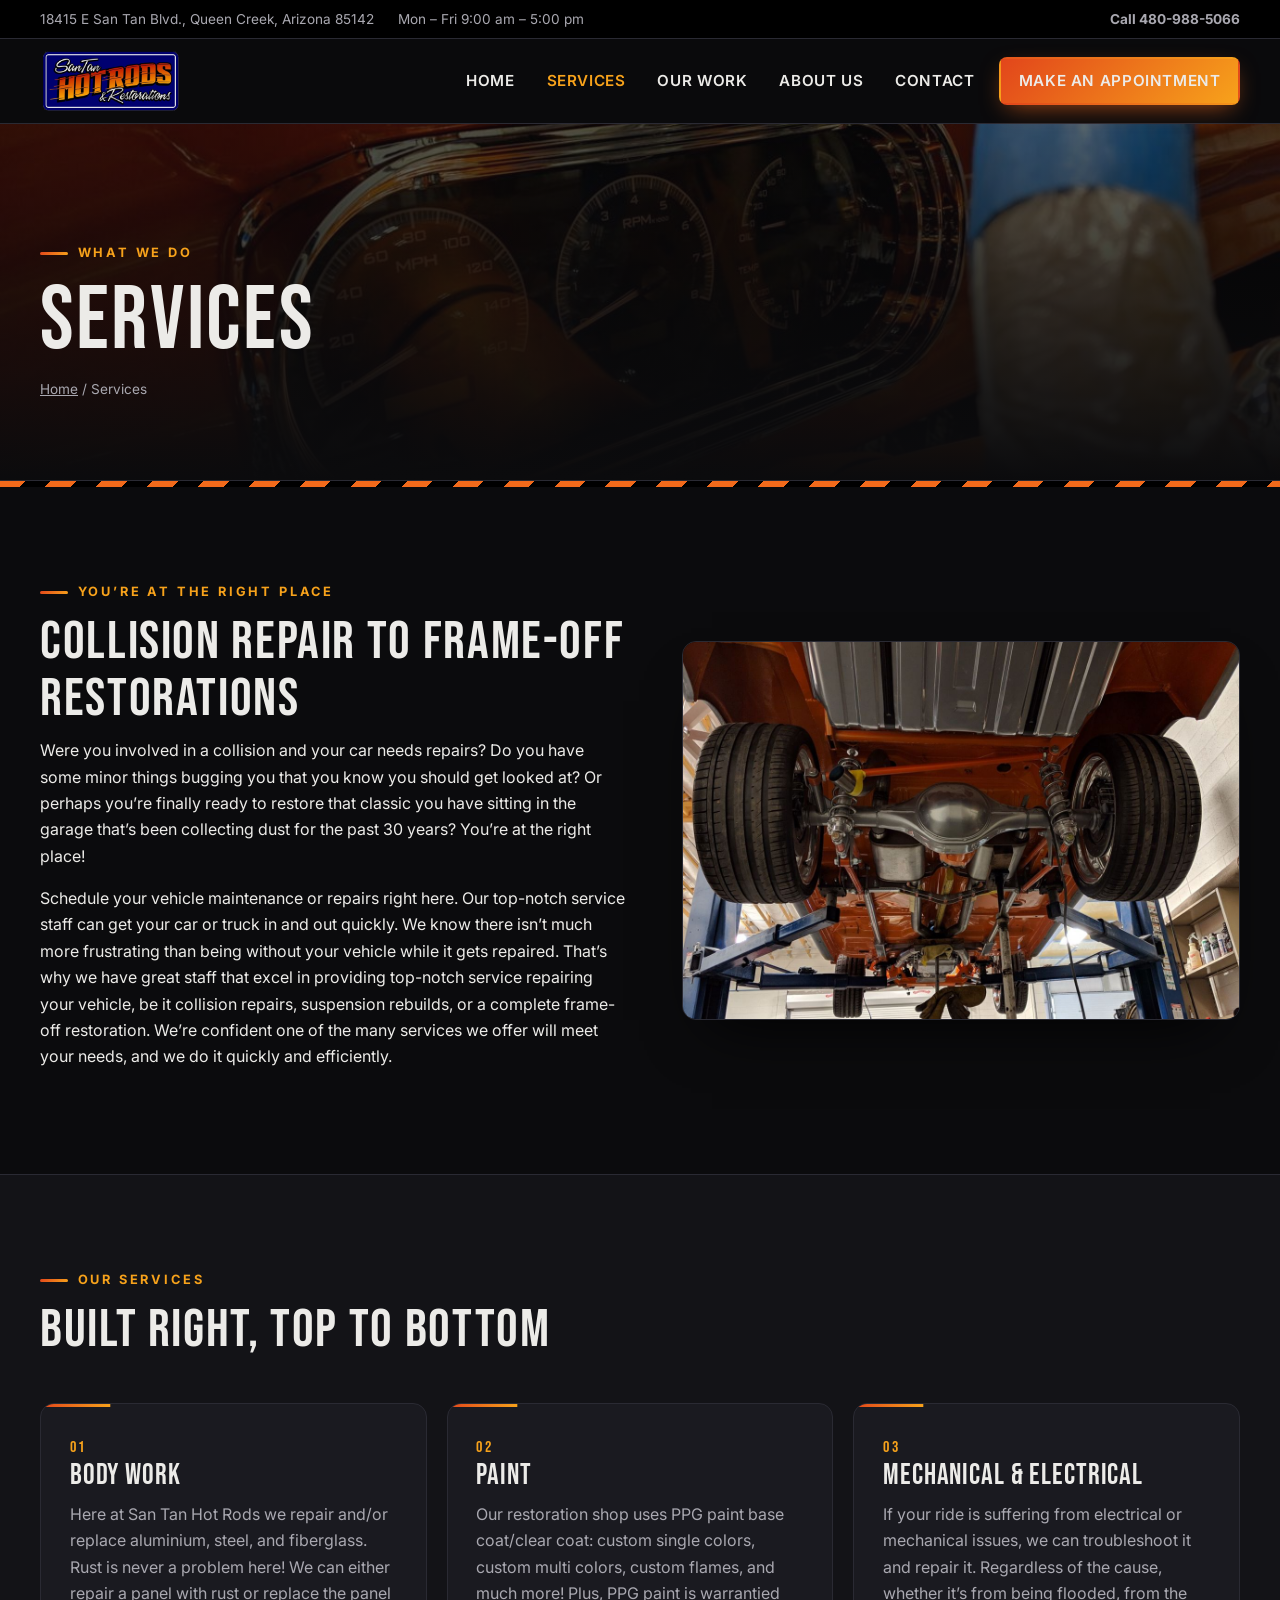
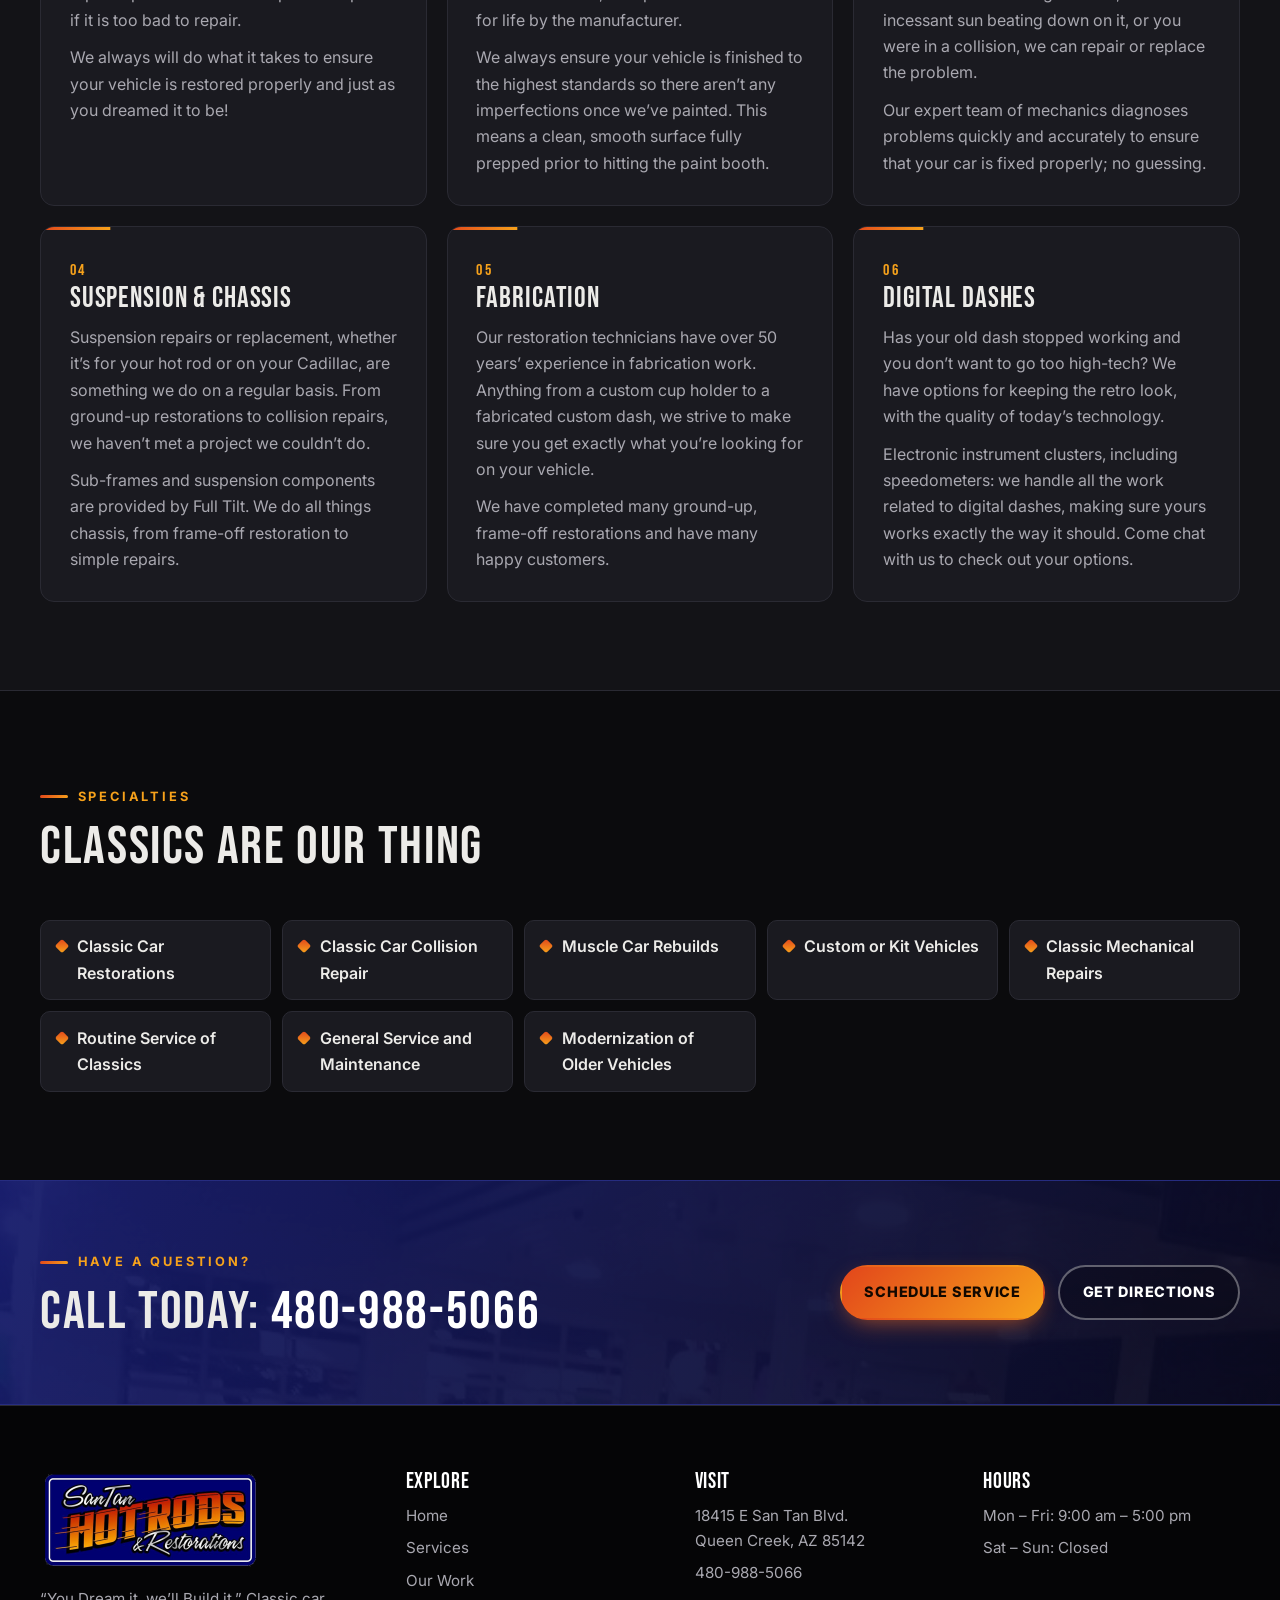
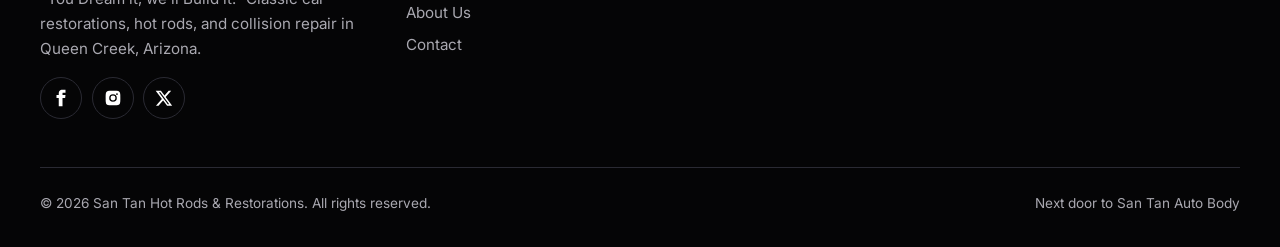
<file: services.html>
<!doctype html>
<html lang="en">
<head>
<meta charset="utf-8">
<meta name="viewport" content="width=device-width, initial-scale=1">
<title>Services | San Tan Hot Rods &amp; Restorations</title>
<meta name="description" content="Body work, PPG paint, mechanical and electrical repair, suspension and chassis, fabrication, and digital dashes for classic cars and hot rods in Queen Creek, AZ.">
<link rel="canonical" href="https://santanhotrods.com/services.html">
<meta name="theme-color" content="#0b0b0d">
<meta property="og:type" content="website">
<meta property="og:site_name" content="San Tan Hot Rods &amp; Restorations">
<meta property="og:title" content="Services | San Tan Hot Rods &amp; Restorations">
<meta property="og:description" content="Body work, PPG paint, mechanical and electrical repair, suspension and chassis, fabrication, and digital dashes for classic cars and hot rods in Queen Creek, AZ.">
<meta property="og:url" content="https://santanhotrods.com/services.html">
<meta property="og:image" content="https://santanhotrods.com/assets/img/og-image.jpg">
<meta property="og:image:width" content="1200"><meta property="og:image:height" content="630">
<meta name="twitter:card" content="summary_large_image">
<meta name="twitter:site" content="@SanTanHotRods">
<link rel="icon" href="favicon.ico" sizes="any">
<link rel="icon" type="image/png" sizes="32x32" href="assets/img/favicon-32.png">
<link rel="apple-touch-icon" href="assets/img/apple-touch-icon.png">
<link rel="manifest" href="site.webmanifest">
<link rel="preconnect" href="https://fonts.googleapis.com"><link rel="preconnect" href="https://fonts.gstatic.com" crossorigin>
<link rel="stylesheet" href="https://fonts.googleapis.com/css2?family=Bebas+Neue&family=Inter:wght@400;600;700;800&display=swap">
<link rel="stylesheet" href="assets/css/styles.css">
<script type="application/ld+json">{"@context": "https://schema.org", "@type": "AutoBodyShop", "name": "San Tan Hot Rods & Restorations", "alternateName": "San Tan Hot Rods", "url": "https://santanhotrods.com/", "logo": "https://santanhotrods.com/assets/img/logo.png", "image": "https://santanhotrods.com/assets/img/og-image.jpg", "telephone": "+1-480-988-5066", "address": {"@type": "PostalAddress", "streetAddress": "18415 E San Tan Blvd.", "addressLocality": "Queen Creek", "addressRegion": "AZ", "postalCode": "85142", "addressCountry": "US"}, "geo": {"@type": "GeoCoordinates", "latitude": 33.21185, "longitude": -111.68738}, "openingHoursSpecification": [{"@type": "OpeningHoursSpecification", "dayOfWeek": ["Monday", "Tuesday", "Wednesday", "Thursday", "Friday"], "opens": "09:00", "closes": "17:00"}], "sameAs": ["https://www.facebook.com/SanTanHotRod", "https://www.instagram.com/santanhotrods/", "https://twitter.com/SanTanHotRods"]}</script>
</head>
<body>
<a class="skip" href="#main">Skip to content</a>
<div class="topbar"><div class="wrap"><div class="items"><a href="https://www.google.com/maps/search/?api=1&query=18415+E+San+Tan+Blvd%2C+Queen+Creek%2C+AZ+85142" target="_blank" rel="noopener" class="hide-sm">18415 E San Tan Blvd., Queen Creek, Arizona 85142</a><span>Mon – Fri 9:00 am – 5:00 pm</span></div><a href="tel:+14809885066"><strong>Call 480-988-5066</strong></a></div></div>
<header class="site-header"><div class="wrap">
<a class="brand" href="index.html" aria-label="San Tan Hot Rods &amp; Restorations home"><img src="assets/img/logo-440.png" width="440" height="200" alt="San Tan Hot Rods &amp; Restorations"></a>
<button class="menu-toggle" aria-expanded="false" aria-controls="site-nav" aria-label="Open menu">&#9776;</button>
<nav id="site-nav" class="nav" aria-label="Main"><ul>
<li><a href="index.html">Home</a></li><li><a href="services.html" aria-current="page">Services</a></li><li><a href="gallery.html">Our Work</a></li><li><a href="about.html">About Us</a></li><li><a href="contact.html">Contact</a></li>
<li><a class="btn btn-primary" href="contact.html#appointment">Make an Appointment</a></li>
</ul></nav></div></header>
<main id="main">
<section class="page-hero"><img class="bg" src="assets/img/paint.jpg" alt="" fetchpriority="high"><div class="wrap"><span class="eyebrow">What we do</span><h1>Services</h1><p class="crumbs"><a href="index.html">Home</a> / Services</p></div></section><div class="stripe" aria-hidden="true"></div><section><div class="wrap split">
<div class="reveal"><span class="eyebrow">You’re at the right place</span><h2>Collision Repair to Frame-Off Restorations</h2>
<p>Were you involved in a collision and your car needs repairs? Do you have some minor things bugging you that you know you should get looked at? Or perhaps you’re finally ready to restore that classic you have sitting in the garage that’s been collecting dust for the past 30 years? You’re at the right place!</p>
<p>Schedule your vehicle maintenance or repairs right here. Our top-notch service staff can get your car or truck in and out quickly. We know there isn’t much more frustrating than being without your vehicle while it gets repaired. That’s why we have great staff that excel in providing top-notch service repairing your vehicle, be it collision repairs, suspension rebuilds, or a complete frame-off restoration. We’re confident one of the many services we offer will meet your needs, and we do it quickly and efficiently.</p></div>
<img class="reveal" src="assets/img/chassis.jpg" width="1200" height="812" alt="Rebuilt orange front suspension seen from below" loading="lazy">
</div></section>
<section class="alt"><div class="wrap"><div class="section-head"><span class="eyebrow">Our services</span><h2>Built Right, Top to Bottom</h2></div><div class="cards"><article class="card reveal"><span class="num">01</span><h3>Body Work</h3><p>Here at San Tan Hot Rods we repair and/or replace aluminium, steel, and fiberglass. Rust is never a problem here! We can either repair a panel with rust or replace the panel if it is too bad to repair.</p><p>We always will do what it takes to ensure your vehicle is restored properly and just as you dreamed it to be!</p></article><article class="card reveal"><span class="num">02</span><h3>Paint</h3><p>Our restoration shop uses PPG paint base coat/clear coat: custom single colors, custom multi colors, custom flames, and much more! Plus, PPG paint is warrantied for life by the manufacturer.</p><p>We always ensure your vehicle is finished to the highest standards so there aren’t any imperfections once we’ve painted. This means a clean, smooth surface fully prepped prior to hitting the paint booth.</p></article><article class="card reveal"><span class="num">03</span><h3>Mechanical &amp; Electrical</h3><p>If your ride is suffering from electrical or mechanical issues, we can troubleshoot it and repair it. Regardless of the cause, whether it’s from being flooded, from the incessant sun beating down on it, or you were in a collision, we can repair or replace the problem.</p><p>Our expert team of mechanics diagnoses problems quickly and accurately to ensure that your car is fixed properly; no guessing.</p></article><article class="card reveal"><span class="num">04</span><h3>Suspension &amp; Chassis</h3><p>Suspension repairs or replacement, whether it’s for your hot rod or on your Cadillac, are something we do on a regular basis. From ground-up restorations to collision repairs, we haven’t met a project we couldn’t do.</p><p>Sub-frames and suspension components are provided by Full Tilt. We do all things chassis, from frame-off restoration to simple repairs.</p></article><article class="card reveal"><span class="num">05</span><h3>Fabrication</h3><p>Our restoration technicians have over 50 years’ experience in fabrication work. Anything from a custom cup holder to a fabricated custom dash, we strive to make sure you get exactly what you’re looking for on your vehicle.</p><p>We have completed many ground-up, frame-off restorations and have many happy customers.</p></article><article class="card reveal"><span class="num">06</span><h3>Digital Dashes</h3><p>Has your old dash stopped working and you don’t want to go too high-tech? We have options for keeping the retro look, with the quality of today’s technology.</p><p>Electronic instrument clusters, including speedometers: we handle all the work related to digital dashes, making sure yours works exactly the way it should. Come chat with us to check out your options.</p></article></div></div></section>
<section><div class="wrap"><div class="section-head"><span class="eyebrow">Specialties</span><h2>Classics Are Our Thing</h2></div><ul class="ticks"><li>Classic Car Restorations</li><li>Classic Car Collision Repair</li><li>Muscle Car Rebuilds</li><li>Custom or Kit Vehicles</li><li>Classic Mechanical Repairs</li><li>Routine Service of Classics</li><li>General Service and Maintenance</li><li>Modernization of Older Vehicles</li></ul></div></section>
<section class="cta-band"><div class="wrap"><div><span class="eyebrow">Have a question?</span><h2>Call today: <a href="tel:+14809885066" style="color:#fff;text-decoration:none">480-988-5066</a></h2></div><div style="display:flex;gap:.8rem;flex-wrap:wrap"><a class="btn btn-primary" href="contact.html#appointment">Schedule Service</a><a class="btn btn-ghost" href="https://www.google.com/maps/search/?api=1&query=18415+E+San+Tan+Blvd%2C+Queen+Creek%2C+AZ+85142" target="_blank" rel="noopener">Get Directions</a></div></div></section></main>
<footer class="site-footer"><div class="wrap">
<div class="foot-grid">
<div><img src="assets/img/logo-440.png" width="220" height="100" alt="San Tan Hot Rods &amp; Restorations" loading="lazy" style="width:220px;margin-bottom:1rem"><p>“You Dream it, we’ll Build it.” Classic car restorations, hot rods, and collision repair in Queen Creek, Arizona.</p>
<div class="social"><a href="https://www.facebook.com/SanTanHotRod" target="_blank" rel="noopener" aria-label="Facebook"><svg viewBox="0 0 24 24" aria-hidden="true"><path d="M14 8V6c0-.9.6-1 1-1h3V1h-4C10 1 9 3.9 9 6v2H6v4h3v11h5V12h3.5l.5-4z"/></svg></a><a href="https://www.instagram.com/santanhotrods/" target="_blank" rel="noopener" aria-label="Instagram"><svg viewBox="0 0 24 24" aria-hidden="true"><path d="M12 2.2c3.2 0 3.6 0 4.8.1 3.3.1 4.8 1.7 4.9 4.9.1 1.3.1 1.6.1 4.8s0 3.6-.1 4.8c-.1 3.2-1.7 4.8-4.9 4.9-1.3.1-1.6.1-4.8.1s-3.6 0-4.8-.1c-3.3-.1-4.8-1.7-4.9-4.9C2.2 15.6 2.2 15.2 2.2 12s0-3.6.1-4.8C2.4 3.9 3.9 2.4 7.2 2.3 8.4 2.2 8.8 2.2 12 2.2zm0 4.7a5.1 5.1 0 1 0 0 10.2 5.1 5.1 0 0 0 0-10.2zm0 8.4a3.3 3.3 0 1 1 0-6.6 3.3 3.3 0 0 1 0 6.6zm5.3-9.8a1.2 1.2 0 1 0 0 2.4 1.2 1.2 0 0 0 0-2.4z"/></svg></a><a href="https://twitter.com/SanTanHotRods" target="_blank" rel="noopener" aria-label="X (Twitter)"><svg viewBox="0 0 24 24" aria-hidden="true"><path d="M18.2 2.3h3.4l-7.4 8.4 8.7 11.5h-6.8l-5.3-7-6.1 7H1.3l7.9-9L.9 2.3h7l4.8 6.4 5.5-6.4zm-1.2 17.9h1.9L7.1 4.2H5.1l11.9 16z"/></svg></a></div></div>
<div><h3>Explore</h3><ul><li><a href="index.html">Home</a></li><li><a href="services.html">Services</a></li><li><a href="gallery.html">Our Work</a></li><li><a href="about.html">About Us</a></li><li><a href="contact.html">Contact</a></li></ul></div>
<div><h3>Visit</h3><ul><li><a href="https://www.google.com/maps/search/?api=1&query=18415+E+San+Tan+Blvd%2C+Queen+Creek%2C+AZ+85142" target="_blank" rel="noopener">18415 E San Tan Blvd.<br>Queen Creek, AZ 85142</a></li><li><a href="tel:+14809885066">480-988-5066</a></li></ul></div>
<div><h3>Hours</h3><ul><li>Mon – Fri: 9:00 am – 5:00 pm</li><li>Sat – Sun: Closed</li></ul></div>
</div>
<div class="copy"><span>&copy; <span data-year>2026</span> San Tan Hot Rods &amp; Restorations. All rights reserved.</span><span>Next door to San Tan Auto Body</span></div>
</div></footer>
<script src="assets/js/main.js" defer></script>
</body></html>
</file>
<file: assets/css/styles.css>
:root{
  --bg:#0b0b0d;--bg2:#131317;--panel:#1a1a20;--line:#2a2a33;
  --text:#ecebe8;--muted:#a9a8b0;--orange:#f26a1b;--amber:#f7a21b;--navy:#141a6b;--chrome:#d9dde3;
  --grad:linear-gradient(135deg,#e2461b 0%,#f7a21b 100%);
  --radius:14px;--max:1200px;
  --display:"Bebas Neue",Impact,"Arial Narrow Bold",sans-serif;
  --body:"Inter",system-ui,-apple-system,"Segoe UI",Roboto,Arial,sans-serif;
}
*{box-sizing:border-box}
html{scroll-behavior:smooth}
body{margin:0;background:var(--bg);color:var(--text);font:16px/1.65 var(--body);-webkit-font-smoothing:antialiased}
img{max-width:100%;height:auto;display:block}
a{color:var(--amber)}
a:hover{color:#fff}
:focus-visible{outline:3px solid var(--amber);outline-offset:3px;border-radius:4px}
.skip{position:absolute;left:-999px;top:0;background:var(--amber);color:#000;padding:.6rem 1rem;z-index:100;font-weight:700}
.skip:focus{left:1rem;top:1rem}
.wrap{width:min(var(--max),100% - 2.5rem);margin-inline:auto}
h1,h2,h3{font-family:var(--display);font-weight:400;letter-spacing:.03em;line-height:1.05;margin:0 0 .6rem}
h1{font-size:clamp(2.8rem,7vw,5.6rem)}
h2{font-size:clamp(2.2rem,4.5vw,3.4rem)}
h3{font-size:1.8rem}
p{margin:0 0 1rem}
.eyebrow{font:700 .8rem/1 var(--body);letter-spacing:.22em;text-transform:uppercase;color:var(--amber);margin-bottom:.9rem;display:inline-flex;gap:.6rem;align-items:center}
.eyebrow::before{content:"";width:28px;height:3px;background:var(--grad);border-radius:2px}
.lead{font-size:1.15rem;color:var(--muted);max-width:62ch}
.grad-text{background:var(--grad);-webkit-background-clip:text;background-clip:text;color:transparent}

/* top bar + header */
.topbar{background:#000;border-bottom:1px solid var(--line);font-size:.85rem;color:var(--muted)}
.topbar .wrap{display:flex;gap:1.5rem;justify-content:space-between;align-items:center;padding:.5rem 0;flex-wrap:wrap}
.topbar a{color:var(--muted);text-decoration:none}.topbar a:hover{color:#fff}
.topbar .items{display:flex;gap:1.5rem;flex-wrap:wrap}
.site-header{position:sticky;top:0;z-index:50;background:rgba(11,11,13,.88);backdrop-filter:blur(10px);-webkit-backdrop-filter:blur(10px);border-bottom:1px solid var(--line)}
.site-header .wrap{display:flex;align-items:center;justify-content:space-between;gap:1rem;padding:.6rem 0}
.brand img{height:64px;width:auto}
.nav ul{list-style:none;margin:0;padding:0;display:flex;gap:.3rem;align-items:center}
.nav a{display:block;padding:.55rem .85rem;color:var(--text);text-decoration:none;font-weight:600;font-size:.95rem;letter-spacing:.04em;text-transform:uppercase;border-radius:8px}
.nav a:hover{background:var(--panel)}
.nav a[aria-current=page]{color:var(--amber)}
.btn{display:inline-flex;align-items:center;gap:.55rem;padding:.85rem 1.4rem;border-radius:999px;font-weight:800;text-decoration:none;letter-spacing:.05em;text-transform:uppercase;font-size:.9rem;border:2px solid transparent;cursor:pointer;transition:transform .15s,box-shadow .15s,background .15s}
.btn-primary{background:var(--grad);color:#120800;box-shadow:0 8px 24px -8px rgba(242,106,27,.7)}
.btn-primary:hover{transform:translateY(-2px);color:#000;box-shadow:0 12px 30px -8px rgba(242,106,27,.9)}
.btn-ghost{border-color:rgba(255,255,255,.35);color:#fff;background:rgba(0,0,0,.25)}
.btn-ghost:hover{border-color:var(--amber);color:var(--amber)}
.nav .btn{padding:.6rem 1.1rem;margin-left:.4rem}
.menu-toggle{display:none;background:none;border:1px solid var(--line);color:#fff;border-radius:10px;padding:.5rem .7rem;font-size:1.3rem;line-height:1;cursor:pointer}
@media (max-width:900px){
  .menu-toggle{display:block}
  .nav{position:absolute;left:0;right:0;top:100%;background:var(--bg);border-bottom:1px solid var(--line);display:none}
  .nav.open{display:block}
  .nav ul{flex-direction:column;align-items:stretch;padding:.75rem 1.25rem 1.25rem}
  .nav .btn{margin:.5rem 0 0;justify-content:center}
  .brand img{height:52px}
  .topbar .hide-sm{display:none}
}

/* hero */
.hero{position:relative;min-height:min(88vh,820px);display:grid;align-items:center;overflow:hidden;isolation:isolate}
.hero .bg,.page-hero .bg{position:absolute;inset:0;width:100%;height:100%;object-fit:cover;z-index:-2}
.hero::after{content:"";position:absolute;inset:0;z-index:-1;background:linear-gradient(90deg,rgba(5,5,8,.94) 0%,rgba(5,5,8,.72) 45%,rgba(5,5,8,.25) 100%),linear-gradient(0deg,var(--bg) 0%,transparent 30%)}
.hero .wrap{padding:6rem 0 5rem}
.hero h1{max-width:15ch}
.hero .lead{color:#d4d3d8}
.hero .ctas{display:flex;gap:.9rem;flex-wrap:wrap;margin-top:1.8rem}
.page-hero{position:relative;padding:7rem 0 4rem;overflow:hidden;isolation:isolate;border-bottom:1px solid var(--line)}
.page-hero::after{content:"";position:absolute;inset:0;background:linear-gradient(0deg,var(--bg) 0%,rgba(8,8,10,.78) 60%,rgba(8,8,10,.6) 100%);z-index:-1}
.crumbs{font-size:.85rem;color:var(--muted);margin-top:.5rem}
.crumbs a{color:var(--muted)}

/* sections */
section{padding:5.5rem 0}
.alt{background:var(--bg2);border-block:1px solid var(--line)}
.stripe{height:6px;background:repeating-linear-gradient(135deg,var(--orange) 0 18px,#000 18px 36px)}
.split{display:grid;grid-template-columns:1.05fr 1fr;gap:3.5rem;align-items:center}
.split img{border-radius:var(--radius);box-shadow:0 30px 60px -30px #000;border:1px solid var(--line)}
@media (max-width:860px){.split{grid-template-columns:1fr;gap:2rem}}
.section-head{max-width:720px;margin-bottom:2.8rem}
.center{text-align:center;margin-inline:auto}
.center .eyebrow{justify-content:center}

.cards{display:grid;grid-template-columns:repeat(3,1fr);gap:1.25rem}
@media (max-width:980px){.cards{grid-template-columns:repeat(2,1fr)}}
@media (max-width:620px){.cards{grid-template-columns:1fr}}
.card{background:var(--panel);border:1px solid var(--line);border-radius:var(--radius);padding:1.8rem;position:relative;overflow:hidden;transition:transform .2s,border-color .2s}
.card::before{content:"";position:absolute;left:0;top:0;height:3px;width:100%;background:var(--grad);transform:scaleX(.18);transform-origin:left;transition:transform .3s}
.card:hover{transform:translateY(-4px);border-color:#3a3a46}
.card:hover::before{transform:scaleX(1)}
.card .num{font-family:var(--display);font-size:1rem;color:var(--amber);letter-spacing:.15em}
.card p{color:var(--muted);margin:0}
.card p+p{margin-top:.7rem}

.ticks{list-style:none;padding:0;margin:1.5rem 0 0;display:grid;grid-template-columns:repeat(auto-fit,minmax(230px,1fr));gap:.7rem}
.ticks li{display:flex;gap:.65rem;align-items:flex-start;background:var(--panel);border:1px solid var(--line);padding:.8rem 1rem;border-radius:10px;font-weight:600}
.ticks li::before{content:"";flex:none;width:10px;height:10px;margin-top:.5rem;border-radius:2px;background:var(--grad);transform:rotate(45deg)}

.stats{display:grid;grid-template-columns:repeat(auto-fit,minmax(200px,1fr));gap:1.25rem;text-align:center}
.stat{padding:2rem 1rem;border:1px solid var(--line);border-radius:var(--radius);background:linear-gradient(180deg,#17171d,#101014)}
.stat b{display:block;font:400 clamp(3rem,6vw,4.4rem)/1 var(--display);background:var(--grad);-webkit-background-clip:text;background-clip:text;color:transparent}
.stat span{color:var(--muted);text-transform:uppercase;letter-spacing:.14em;font-size:.82rem;font-weight:700}

blockquote.motto{margin:0;padding:2rem 2.2rem;border-left:5px solid var(--orange);background:var(--panel);border-radius:0 var(--radius) var(--radius) 0;font:400 clamp(2rem,4vw,3rem)/1.1 var(--display);letter-spacing:.03em}

/* gallery */
.gallery{display:grid;grid-template-columns:repeat(auto-fill,minmax(230px,1fr));gap:.8rem}
.gallery a{display:block;position:relative;overflow:hidden;border-radius:10px;aspect-ratio:4/3;background:#111;border:1px solid var(--line)}
.gallery img{width:100%;height:100%;object-fit:cover;transition:transform .4s,filter .4s}
.gallery a:hover img,.gallery a:focus-visible img{transform:scale(1.06);filter:brightness(1.08)}
.lightbox{position:fixed;inset:0;background:rgba(0,0,0,.94);display:none;align-items:center;justify-content:center;z-index:200;padding:3.5rem 4rem}
.lightbox.open{display:flex}
.lightbox img{max-height:84vh;max-width:100%;width:auto;border-radius:8px}
.lightbox figure{margin:0;text-align:center}
.lightbox figcaption{color:var(--muted);margin-top:.8rem;font-size:.95rem}
.lb-btn{position:absolute;background:rgba(255,255,255,.08);border:1px solid rgba(255,255,255,.2);color:#fff;width:48px;height:48px;border-radius:50%;font-size:1.5rem;cursor:pointer;display:grid;place-items:center}
.lb-btn:hover{background:var(--orange);border-color:var(--orange)}
.lb-close{top:1rem;right:1rem}.lb-prev{left:1rem;top:50%;transform:translateY(-50%)}.lb-next{right:1rem;top:50%;transform:translateY(-50%)}
@media (max-width:600px){.lightbox{padding:4rem .5rem}.lb-prev,.lb-next{top:auto;bottom:1rem;transform:none}}

/* contact */
.contact-grid{display:grid;grid-template-columns:1fr 1.15fr;gap:2rem}
@media (max-width:860px){.contact-grid{grid-template-columns:1fr}}
.info-list{list-style:none;padding:0;margin:0;display:grid;gap:1rem}
.info-list li{display:flex;gap:1rem;background:var(--panel);border:1px solid var(--line);border-radius:var(--radius);padding:1.2rem 1.3rem}
.info-list .ic{flex:none;width:44px;height:44px;border-radius:12px;display:grid;place-items:center;background:var(--grad);color:#120800}
.info-list .ic svg{width:22px;height:22px}
.info-list strong{display:block;font-size:.78rem;letter-spacing:.16em;text-transform:uppercase;color:var(--muted)}
.info-list a,.info-list span.v{color:#fff;font-weight:700;font-size:1.08rem;text-decoration:none}
.info-list a:hover{color:var(--amber)}
.hours{width:100%;border-collapse:collapse}
.hours td{padding:.55rem 0;border-bottom:1px dashed var(--line)}
.hours td:last-child{text-align:right;color:var(--muted)}
.hours tr.today td{color:var(--amber);font-weight:700}
form.card{padding:2rem}
form .row{display:grid;grid-template-columns:1fr 1fr;gap:1rem}
@media (max-width:560px){form .row{grid-template-columns:1fr}}
label{display:block;font-weight:700;font-size:.85rem;letter-spacing:.06em;text-transform:uppercase;margin:0 0 .35rem;color:#d6d5da}
input,textarea,select{width:100%;padding:.8rem .9rem;background:#0f0f13;border:1px solid #33333d;border-radius:10px;color:#fff;font:inherit;margin-bottom:1rem}
input:focus,textarea:focus,select:focus{outline:none;border-color:var(--amber);box-shadow:0 0 0 3px rgba(247,162,27,.25)}
textarea{min-height:140px;resize:vertical}
.form-note{font-size:.85rem;color:var(--muted);margin-top:.8rem}
.form-status{margin-top:1rem;padding:.9rem 1rem;border-radius:10px;background:#1f1a10;border:1px solid #5a4415;display:none}
.form-status.show{display:block}
.map{border:0;width:100%;height:420px;border-radius:var(--radius);filter:grayscale(.3) contrast(1.05);display:block}

/* CTA band */
.cta-band{background:linear-gradient(120deg,rgba(20,26,107,.95),rgba(10,10,30,.95)),url("../img/shop-night.jpg") center/cover;border-block:1px solid #262c80;padding:4rem 0}
.cta-band .wrap{display:flex;justify-content:space-between;align-items:center;gap:2rem;flex-wrap:wrap}
.cta-band h2{margin:0}

/* footer */
.site-footer{background:#050506;border-top:1px solid var(--line);padding:4rem 0 2rem;color:var(--muted);font-size:.95rem}
.foot-grid{display:grid;grid-template-columns:1.3fr 1fr 1fr 1fr;gap:2rem}
@media (max-width:860px){.foot-grid{grid-template-columns:1fr 1fr}}
@media (max-width:520px){.foot-grid{grid-template-columns:1fr}}
.site-footer h3{color:#fff;font-size:1.4rem}
.site-footer ul{list-style:none;padding:0;margin:0;display:grid;gap:.45rem}
.site-footer a{color:var(--muted);text-decoration:none}.site-footer a:hover{color:var(--amber)}
.social{display:flex;gap:.6rem;margin-top:1rem}
.social a{width:42px;height:42px;display:grid;place-items:center;border:1px solid var(--line);border-radius:50%;color:#fff}
.social a:hover{background:var(--orange);border-color:var(--orange);color:#000}
.social svg{width:18px;height:18px;fill:currentColor}
.copy{border-top:1px solid var(--line);margin-top:3rem;padding-top:1.5rem;display:flex;justify-content:space-between;flex-wrap:wrap;gap:1rem;font-size:.85rem}

.reveal{opacity:0;transform:translateY(18px);transition:opacity .6s,transform .6s}
.reveal.in{opacity:1;transform:none}
@media (prefers-reduced-motion:reduce){*{transition:none!important;animation:none!important;scroll-behavior:auto!important}.reveal{opacity:1;transform:none}}
.sr-only{position:absolute;width:1px;height:1px;overflow:hidden;clip:rect(0 0 0 0);white-space:nowrap}
</file>
